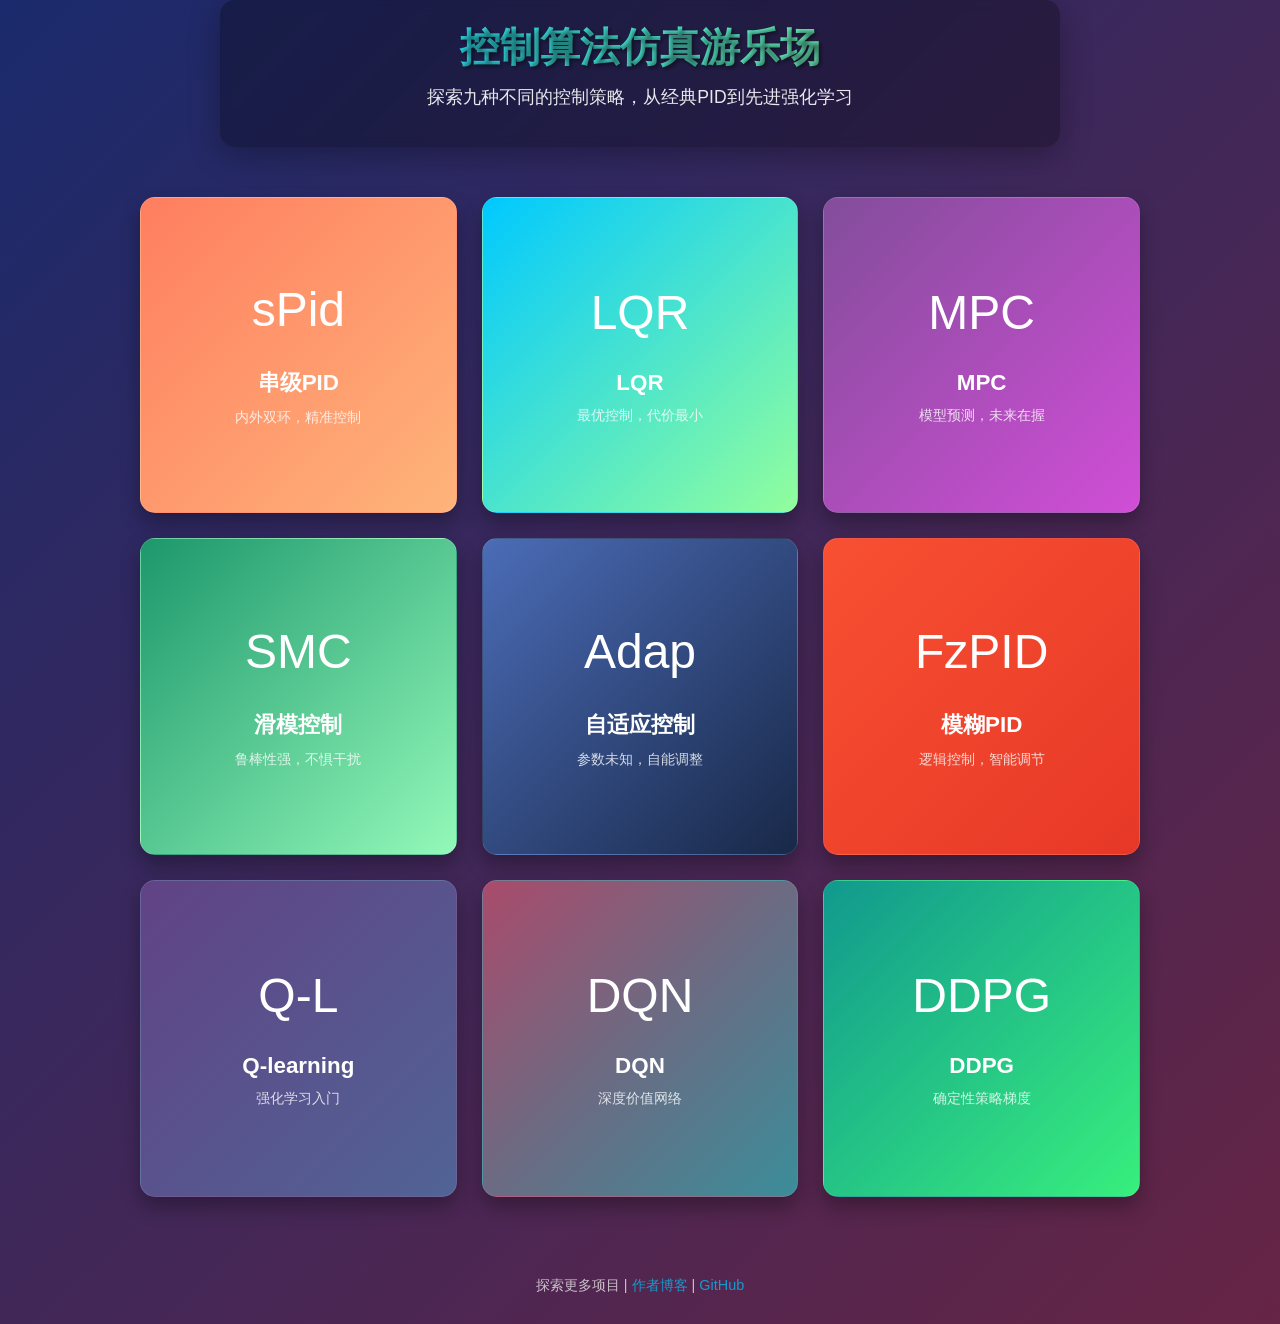
<file: index.html>
<!DOCTYPE html>
<html lang="zh-CN">
<head>
    <meta charset="UTF-8">
    <meta name="viewport" content="width=device-width, initial-scale=1.0">
    <title>控制算法仿真游乐场</title>
    <link rel="shortcut icon" href="img/icon.png" type="image/x-icon">
    <style>
        /* styles.css 内容整合到此处，便于单文件管理 */
        body {
            font-family: 'Segoe UI', Tahoma, Geneva, Verdana, sans-serif;
            margin: 0;
            padding: 0;
            background: linear-gradient(135deg, #1a2a6c, #b21f1f, #1a2a6c);
            background-size: 400% 400%;
            animation: gradientBG 15s ease infinite;
            color: #fff;
            min-height: 100vh;
            display: flex;
            flex-direction: column;
            align-items: center;
            justify-content: center;
        }

        @keyframes gradientBG {
            0% { background-position: 0% 50%; }
            50% { background-position: 100% 50%; }
            100% { background-position: 0% 50%; }
        }

        .header {
            text-align: center;
            margin-bottom: 30px;
            padding: 20px;
            background-color: rgba(0, 0, 0, 0.3);
            border-radius: 15px;
            backdrop-filter: blur(5px);
            box-shadow: 0 8px 32px rgba(0, 0, 0, 0.3);
            width: 90%;
            max-width: 800px;
        }

        .header h1 {
            font-size: 2.5rem;
            margin: 0;
            text-shadow: 2px 2px 4px rgba(0, 0, 0, 0.5);
            background: linear-gradient(to right, #00c9ff, #92fe9d);
            -webkit-background-clip: text;
            -webkit-text-fill-color: transparent;
        }

        .header p {
            font-size: 1.1rem;
            opacity: 0.9;
            margin-top: 10px;
        }

        .grid-container {
            display: grid;
            grid-template-columns: repeat(3, 1fr);
            gap: 25px;
            padding: 20px;
            width: 90%;
            max-width: 1000px;
        }

        @media (max-width: 768px) {
            .grid-container {
                grid-template-columns: repeat(2, 1fr);
                gap: 15px;
            }
        }

        @media (max-width: 480px) {
            .grid-container {
                grid-template-columns: 1fr;
            }
        }

        .grid-item {
            background: rgba(255, 255, 255, 0.1);
            border-radius: 15px;
            overflow: hidden;
            box-shadow: 0 10px 20px rgba(0, 0, 0, 0.3);
            transition: all 0.4s ease;
            aspect-ratio: 1 / 1; /* 保持正方形 */
            display: flex;
            flex-direction: column;
            align-items: center;
            justify-content: center;
            text-align: center;
            padding: 20px;
            backdrop-filter: blur(5px);
            border: 1px solid rgba(255, 255, 255, 0.1);
            text-decoration: none;
            color: inherit;
        }

        .grid-item:hover {
            transform: translateY(-10px) scale(1.03);
            box-shadow: 0 15px 30px rgba(0, 0, 0, 0.4);
            background: rgba(255, 255, 255, 0.15);
        }

        .grid-item h3 {
            margin: 15px 0 10px 0;
            font-size: 1.4rem;
        }

        .grid-item p {
            font-size: 0.9rem;
            opacity: 0.8;
            margin: 0;
        }

        .icon {
            font-size: 3rem;
            margin-bottom: 15px;
        }

        /* 为每个项目设置不同的颜色主题 */
        .item1 { /* 串级PID */
            background: linear-gradient(135deg, #ff7e5f, #feb47b);
        }
        .item1:hover {
            background: linear-gradient(135deg, #ff6b4a, #fea76b);
        }

        .item2 { /* LQR */
            background: linear-gradient(135deg, #00c9ff, #92fe9d);
        }
        .item2:hover {
            background: linear-gradient(135deg, #00b8f0, #83f08d);
        }

        .item3 { /* MPC */
            background: linear-gradient(135deg, #834d9b, #d04ed6);
        }
        .item3:hover {
            background: linear-gradient(135deg, #7a4592, #c745cd);
        }

        .item4 { /* 滑模控制 */
            background: linear-gradient(135deg, #1d976c, #93f9b9);
        }
        .item4:hover {
            background: linear-gradient(135deg, #1a8a62, #88f0ae);
        }

        .item5 { /* 自适应控制 */
            background: linear-gradient(135deg, #4b6cb7, #182848);
        }
        .item5:hover {
            background: linear-gradient(135deg, #4563aa, #152440);
        }

        .item6 { /* 模糊PID */
            background: linear-gradient(135deg, #f85032, #e73827);
        }
        .item6:hover {
            background: linear-gradient(135deg, #f74325, #db3320);
        }

        .item7 { /* Q-learning */
            background: linear-gradient(135deg, #614385, #516395);
        }
        .item7:hover {
            background: linear-gradient(135deg, #593e7c, #495a8a);
        }

        .item8 { /* DQN */
            background: linear-gradient(135deg, #aa4b6b, #6b6b83, #3b8d99);
        }
        .item8:hover {
            background: linear-gradient(135deg, #a34565, #64647a, #368590);
        }

        .item9 { /* DDPG */
            background: linear-gradient(135deg, #11998e, #38ef7d);
        }
        .item9:hover {
            background: linear-gradient(135deg, #108f85, #33e073);
        }

        .footer {
            margin-top: 30px;
            padding: 15px;
            text-align: center;
            font-size: 0.9rem;
            opacity: 0.7;
        }

        .footer a {
            color: #00c9ff;
            text-decoration: none;
        }

        .footer a:hover {
            text-decoration: underline;
        }
    </style>
</head>
<body>
    <div class="header">
        <h1>控制算法仿真游乐场</h1>
        <p>探索九种不同的控制策略，从经典PID到先进强化学习</p>
    </div>

    <div class="grid-container">
        <a href="pid.html" class="grid-item item1">
            <div class="icon">sPid</div>
            <h3>串级PID</h3>
            <p>内外双环，精准控制</p>
        </a>
        <a href="lqr.html" class="grid-item item2">
            <div class="icon">LQR</div>
            <h3>LQR</h3>
            <p>最优控制，代价最小</p>
        </a>
        <a href="mpc.html" class="grid-item item3">
            <div class="icon">MPC</div>
            <h3>MPC</h3>
            <p>模型预测，未来在握</p>
        </a>
        <a href="slidingmode.html" class="grid-item item4">
            <div class="icon">SMC</div>
            <h3>滑模控制</h3>
            <p>鲁棒性强，不惧干扰</p>
        </a>
        <a href="adaptive.html" class="grid-item item5">
            <div class="icon">Adap</div>
            <h3>自适应控制</h3>
            <p>参数未知，自能调整</p>
        </a>
        <a href="fuzzypid.html" class="grid-item item6">
            <div class="icon">FzPID</div>
            <h3>模糊PID</h3>
            <p>逻辑控制，智能调节</p>
        </a>
        <a href="qlearning.html" class="grid-item item7">
            <div class="icon">Q-L</div>
            <h3>Q-learning</h3>
            <p>强化学习入门</p>
        </a>
        <a href="dqn.html" class="grid-item item8">
            <div class="icon">DQN</div>
            <h3>DQN</h3>
            <p>深度价值网络</p>
        </a>
        <a href="ddpg.html" class="grid-item item9">
            <div class="icon">DDPG</div>
            <h3>DDPG</h3>
            <p>确定性策略梯度</p>
        </a>
    </div>

    <div class="footer">
        <p>探索更多项目 | <a href="https://weyumm.github.io" target="_blank">作者博客</a> | <a href="https://github.com/weyumm" target="_blank">GitHub</a></p>
    </div>
</body>
</html>
</file>
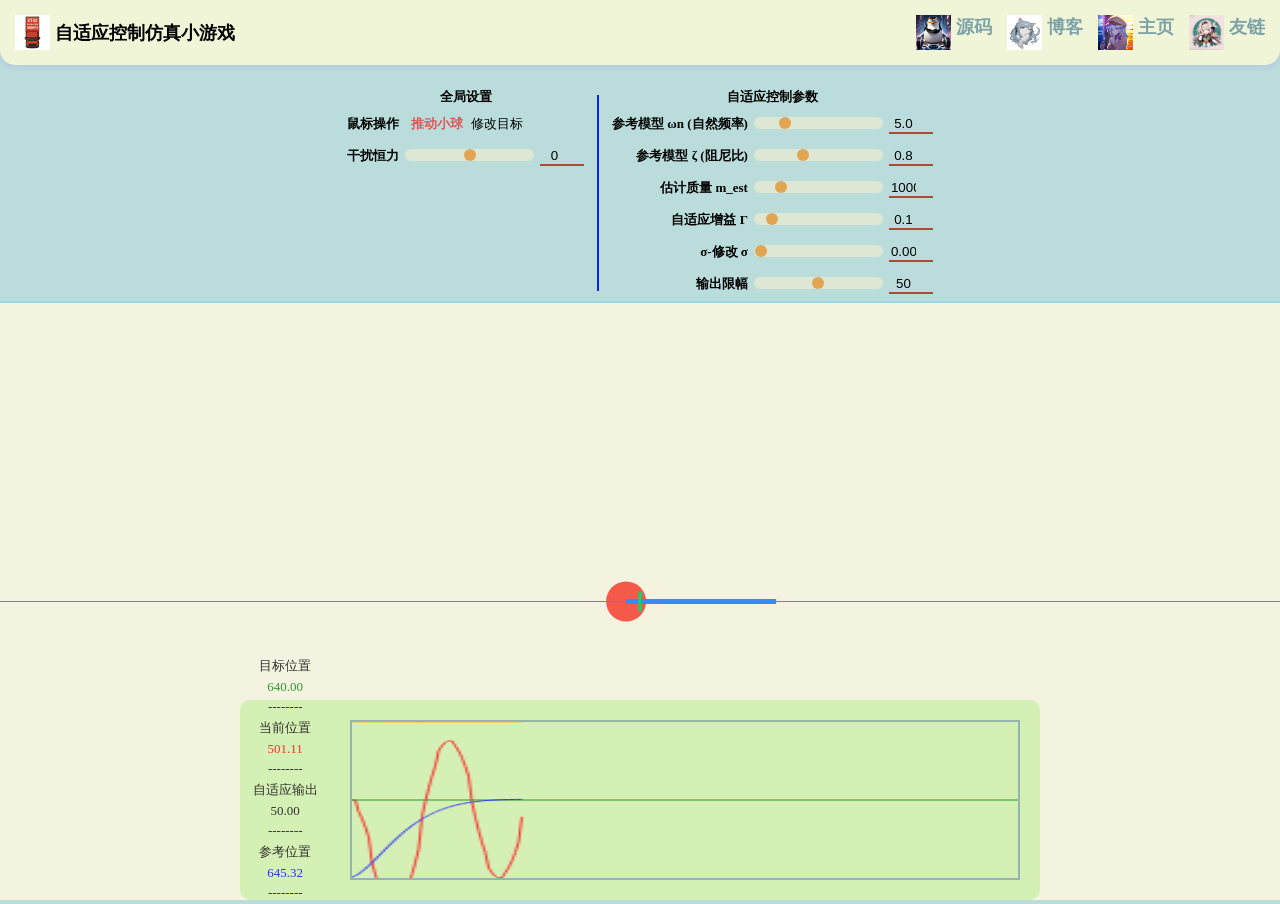
<file: adaptive.html>
﻿<!DOCTYPE html>
<html>
<head>
    <meta charset="UTF-8">
    <meta name="viewport" content="initial-scale=1, maximum-scale=3, minimum-scale=1, user-scalable=no">
    <title>自适应控制小游戏</title>
    <link rel="shortcut icon" href="img/icon.png" type="image/x-icon">
    <link rel="stylesheet" href="styles.css">
    <script src="scripts/matter.min.js"></script>
    <!-- 引入 自适应控制 脚本 -->
    <script src="scripts/adaptive.js?v=1"></script>
    <script src="scripts/teach-adaptive.js?v=1"></script>
</head>
<body>
    <div id="top-div">
        <div id="header-div">
            <div class="hori-flex-div">
                <img id="icon-img" src="img/icon.png">
                <p id="title-text">自适应控制仿真小游戏</p>
            </div>
            <div class="hori-flex-div">
                <a href="https://github.com/weyumm/Simulation-der-PID-Regelung-  "><img src="img/code.jpg"/>源码</a>
                <a href="https://weyumm.github.io  "><img src="img/cat.jpg"/>博客</a>
                <a href="https://github.com/weyumm  "><img src="img/blog.jpg"/>主页</a>
                <a href="https://boatchanting.github.io/funthings.html  "><img src="img/link.jpg"/>友链</a>
            </div>
        </div>
        <div id="settings-div">
            <div>
                <table>
                    <th colspan="3" class="table-title">全局设置</th>
                    <tr>
                        <td><p class="param-label">鼠标操作</p></td>
                        <td>
                            <div class="hori-flex-div">
                                <input id="select-ctrl-ball" name="mouse-ctrl" type="radio" checked><label for="select-ctrl-ball">推动小球</label>
                                <input id="select-ctrl-target" name="mouse-ctrl" type="radio"><label for="select-ctrl-target">修改目标</label>
                            </div>
                        </td>
                    </tr>
                    <tr>
                        <td><p class="param-label">干扰恒力</p></td>
                        <td><input id="static-force-range" class="input-range" type="range" min="-10" max="10" step="0.5" value="0" oninput="onRangeInput(event)"></td>
                        <td><input id="static-force-number" class="input-range-value" type="number" value="0" onchange="updateStaticForce()"></td>
                    </tr>
                </table>
            </div>
            <div class="vert-line-div"></div>
            <div id="adaptive-param-div">
                <table>
                    <th colspan="3" class="table-title">自适应控制参数</th>
                    <tr>
                        <td><p class="param-label">参考模型 ωn (自然频率)</p></td>
                        <td><input id="ac-wn-range" class="input-range" type="range" min="1" max="20" step="0.1" value="5.0" oninput="onRangeInput(event)"></td>
                        <td><input id="ac-wn-number" class="input-range-value" type="number" value="5.0" onchange="updateACParams()"></td>
                    </tr>
                    <tr>
                        <td><p class="param-label">参考模型 ζ (阻尼比)</p></td>
                        <td><input id="ac-zeta-range" class="input-range" type="range" min="0.1" max="2" step="0.01" value="0.8" oninput="onRangeInput(event)"></td>
                        <td><input id="ac-zeta-number" class="input-range-value" type="number" value="0.8" onchange="updateACParams()"></td>
                    </tr>
                    <tr>
                        <td><p class="param-label">估计质量 m_est</p></td>
                        <td><input id="ac-m-est-range" class="input-range" type="range" min="100" max="5000" step="10" value="1000" oninput="onRangeInput(event)"></td>
                        <td><input id="ac-m-est-number" class="input-range-value" type="number" value="1000" onchange="updateACParams()"></td>
                    </tr>
                    <tr>
                        <td><p class="param-label">自适应增益 Γ</p></td>
                        <td><input id="ac-gamma-range" class="input-range" type="range" min="0.001" max="1" step="0.001" value="0.1" oninput="onRangeInput(event)"></td>
                        <td><input id="ac-gamma-number" class="input-range-value" type="number" value="0.1" onchange="updateACParams()"></td>
                    </tr>
                    <tr>
                        <td><p class="param-label">σ-修改 σ</p></td>
                        <td><input id="ac-sigma-range" class="input-range" type="range" min="0" max="0.1" step="0.0001" value="0.001" oninput="onRangeInput(event)"></td>
                        <td><input id="ac-sigma-number" class="input-range-value" type="number" value="0.001" onchange="updateACParams()"></td>
                    </tr>
                     <tr>
                        <td><p class="param-label">输出限幅</p></td>
                        <td><input id="ac-max-out-range" class="input-range" type="range" min="0" max="100" step="1" value="50" oninput="onRangeInput(event)"></td>
                        <td><input id="ac-max-out-number" class="input-range-value" type="number" value="50" onchange="updateACParams()"></td>
                    </tr>
                </table>
            </div>
        </div>
    </div>
    <div id="teach-div">
        <div class="vert-flex-div">
            <button id="teach-prev-btn" onclick="onTeachStep(false);">上一步</button>
            <button id="teach-next-btn" onclick="onTeachStep(true);">下一步</button>
            <p id="teach-step-ratio">0/0</p>
        </div>
        <div id="teach-info-div">
            <p id="teach-info"></p>
        </div>
    </div>
    <canvas id="render-canvas"></canvas>
    <div id="status-float-div" onclick="onStatusFloatClick(event)">
        <table style="align-self: center;">
            <tr><td><p class="status-label">目标位置</p></td></tr>
            <tr><td><p id="status-target-pos" class="status-label" style="color: green;">000.00</p></td></tr>
            <tr><td><p class="status-label">--------</p></td></tr>
            <tr><td><p class="status-label">当前位置</p></td></tr>
            <tr><td><p id="status-ball-pos" class="status-label" style="color: red;">000.00</p></td></tr>
            <tr><td><p class="status-label">--------</p></td></tr>
            <tr><td><p class="status-label">自适应输出</p></td></tr>
            <tr><td><p id="status-ac-out" class="status-label">000.00</p></td></tr>
             <tr><td><p class="status-label">--------</p></td></tr>
            <tr><td><p class="status-label">参考位置</p></td></tr>
            <tr><td><p id="status-ref-model-pos" class="status-label" style="color: blue;">000.00</p></td></tr>
             <tr><td><p class="status-label">--------</p></td></tr>
            <tr><td><p class="status-label">自适应参数 θ</p></td></tr>
            <tr><td><p id="status-theta" class="status-label">0.00</p></td></tr>
        </table>
        <canvas id="scope-canvas"></canvas>
    </div>
    <!-- 物理运算逻辑 -->
    <script type="text/javascript">
        //全局变量定义
        const ballRadius=20;
        var scrWidth=window.innerWidth;
        var scrHeight=window.innerHeight-document.getElementById("top-div").clientHeight;
        var targetPos=scrWidth/2;
        var adaptiveController = null; // AdaptiveController 实例
        var acForce={x:0,y:0};
        var staticForce={x:0,y:0};
        const histQueueLength=200;
        var histSamples=new Array();

        //matter引擎相关工具
        var Engine=Matter.Engine;
        var Render=Matter.Render;
        var World=Matter.World;
        var Bodies=Matter.Bodies;
        var Body=Matter.Body;
        var MouseConstraint=Matter.MouseConstraint;
        var Mouse=Matter.Mouse;
        var Events=Matter.Events;

        //创建引擎，取消重力
        var engine=Engine.create({
            gravity:{x:0,y:0}
        });

        //在指定canvas上创建渲染器
        var render=Render.create({
            canvas:document.getElementById("render-canvas"),
            engine:engine,
            options:{
                showVelocity:false,
                width:scrWidth,
                height:scrHeight,
                background:"#F4F3DF",
                wireframes:false
            }
        });

        //创建鼠标约束
        var mouse=Mouse.create(render.canvas);
        var mouseConstraint=MouseConstraint.create(engine,{
            mouse:mouse,
            constraint:{
                stiffness:0.01,
                render:{visible: false}
            },
            collisionFilter:{group:-1}
        });
        World.add(engine.world,mouseConstraint);

        //创建小球刚体
        var ball=Bodies.circle(scrWidth/2,scrHeight/2,ballRadius,{
            friction:0,
            frictionAir:0,
            restitution:0,
            mass:1000,
            render:{fillStyle:"#F5594A"},
            collisionFilter:{group:-1}
        });
        World.add(engine.world,ball);

        Engine.run(engine);
        Render.run(render);

        var renderContext=render.context;
        function renderDrawLine(x1,y1,x2,y2,width,color,dash){
            if(dash)
                renderContext.setLineDash([5,5]);
            else
                renderContext.setLineDash([5,0]);
            renderContext.lineWidth=width;
            renderContext.strokeStyle=color;
            renderContext.beginPath();
            renderContext.moveTo(x1,y1);
            renderContext.lineTo(x2,y2);
            renderContext.closePath();
            renderContext.stroke();
        }
        Events.on(render,"afterRender",function(event){
            renderDrawLine(0,scrHeight/2,scrWidth,scrHeight/2,1,"gray",true);
            if (acForce) {
                renderDrawLine(ball.position.x,scrHeight/2,ball.position.x+acForce.x*3,scrHeight/2,5,"#388AF5",false); // 自适应控制施力线
            }
            renderDrawLine(targetPos,scrHeight/2-ballRadius/2,targetPos,scrHeight/2+ballRadius/2,3,"#00E06D",false); // 目标位置线
        });

        Events.on(engine,"beforeUpdate",function(event){
            if (staticForce) Body.applyForce(ball,{x:0,y:0},staticForce);
            if (acForce) Body.applyForce(ball,{x:0,y:0},acForce);
        });

        //鼠标操作逻辑
        var lastRenderMousePosX=0,isRenderMouseDown=false;
        Events.on(mouseConstraint,"mousedown",function(event){
            isRenderMouseDown=true;
            lastRenderMousePosX=event.mouse.position.x;
        });
        Events.on(mouseConstraint,"mousemove",function(event){
            if(isRenderMouseDown){
                var nowPosX=event.mouse.position.x;
                var speed=nowPosX-lastRenderMousePosX;
                if(document.getElementById("select-ctrl-ball").checked)
                    ball.position.x+=speed*0.1;
                else
                    targetPos+=speed;
                lastRenderMousePosX=nowPosX;
            }
        });
        Events.on(mouseConstraint,"mouseup",function(event){
            isRenderMouseDown=false;
        });

        // 更新干扰恒力
        function updateStaticForce() {
            const value = parseFloat(document.getElementById("static-force-number").value) || 0;
            staticForce.x = value;
        }

        // 更新自适应控制参数
        function updateACParams() {
             if (adaptiveController) {
                adaptiveController.wn = parseFloat(document.getElementById("ac-wn-number").value) || 5.0;
                adaptiveController.zeta = parseFloat(document.getElementById("ac-zeta-number").value) || 0.8;
                adaptiveController.m_est = parseFloat(document.getElementById("ac-m-est-number").value) || 1000;
                adaptiveController.gamma = parseFloat(document.getElementById("ac-gamma-number").value) || 0.1;
                adaptiveController.sigma = parseFloat(document.getElementById("ac-sigma-number").value) || 0.001;
                adaptiveController.maxOut = parseFloat(document.getElementById("ac-max-out-number").value) || 50;
             }
        }

        // 滑动条滑动事件
        function onRangeInput(event){
            var valueElement=document.getElementById(event.srcElement.id.replace("range","number"));
            if (valueElement) {
                 valueElement.value=event.srcElement.value;
                 if (typeof valueElement.onchange === 'function') {
                    valueElement.onchange();
                 }
            }
        }

        //状态浮动窗口点击动画响应
        var floatDivExpanded=true;
        function onStatusFloatClick(event){
            var floatDiv=document.getElementById("status-float-div");
            if(floatDiv) {
                if(floatDivExpanded){
                    floatDiv.style.animation="1s status-float-down-anim";
                    floatDiv.style.transform="translateY(80%)";
                    floatDivExpanded=false;
                }else{
                    floatDiv.style.animation="1s status-float-up-anim";
                    floatDiv.style.transform="translateY(0)";
                    floatDivExpanded=true;
                }
            }
        }

        // --- 延迟启动 自适应控制 定时器逻辑 ---
        Events.on(engine, 'afterUpdate', function() {
            if (ball && !window.acTimerStarted) {
                // 初始化 自适应 控制器
                try {
                    // 获取初始参数
                    const wn = parseFloat(document.getElementById("ac-wn-number").value) || 5.0;
                    const zeta = parseFloat(document.getElementById("ac-zeta-number").value) || 0.8;
                    const m_est = parseFloat(document.getElementById("ac-m-est-number").value) || 1000;
                    const gamma = parseFloat(document.getElementById("ac-gamma-number").value) || 0.1;
                    const sigma = parseFloat(document.getElementById("ac-sigma-number").value) || 0.001;
                    const maxOut = parseFloat(document.getElementById("ac-max-out-number").value) || 50;
                    const dt = 0.02; // 仿真步长假设为 20ms

                    adaptiveController = new AdaptiveController(wn, zeta, m_est, gamma, sigma, maxOut, dt);
                    console.log("Adaptive Controller created.");

                    // 启动 自适应控制 计算定时器 (例如每 20ms 更新一次)
                    setInterval(function(event){
                        if (adaptiveController && ball && ball.position && ball.velocity) {
                            try {
                                // 计算自适应控制输出
                                const output = adaptiveController.calc(targetPos, ball.position.x, ball.velocity.x);
                                acForce.x = output;

                                // 更新历史数据用于绘图
                                histSamples.push({
                                    target: targetPos,
                                    ball: ball.position.x,
                                    refModel: adaptiveController.y_m, // 获取参考模型位置
                                    theta: adaptiveController.theta_a // 获取自适应参数
                                });
                                if (histSamples.length > histQueueLength) histSamples.shift();

                            } catch (e) {
                                console.error("Error in Adaptive control calculation or data handling:", e);
                            }
                        }
                    }, 20); // 20ms

                    // 启动状态窗口和示波器更新定时器
                    setInterval(function(){
                        var scope=document.getElementById("scope-canvas");
                        if (scope) {
                            var scopectx=scope.getContext("2d");
                            if (scopectx) {
                                scopectx.clearRect(0,0,scope.width,scope.height);
                                scopectx.lineWidth=1;

                                if (histSamples && histSamples.length > 0 && ball) {
                                    const yOffset = scope.height / 2;
                                    const yScale = scope.height / scrWidth;

                                    // 绘制小球位置 (红色)
                                    scopectx.strokeStyle="red";
                                    scopectx.beginPath();
                                    for(var i=0;i<histSamples.length-1;i++){
                                        if (histSamples[i] && histSamples[i+1]) {
                                            scopectx.moveTo(scope.width*i/histQueueLength, yOffset - (histSamples[i].ball - scrWidth/2) * yScale);
                                            scopectx.lineTo(scope.width*(i+1)/histQueueLength, yOffset - (histSamples[i+1].ball - scrWidth/2) * yScale);
                                        }
                                    }
                                    scopectx.stroke();

                                    // 绘制目标位置 (绿色)
                                    scopectx.strokeStyle="green";
                                    scopectx.beginPath();
                                    scopectx.moveTo(0, yOffset - (targetPos - scrWidth/2) * yScale);
                                    scopectx.lineTo(scope.width, yOffset - (targetPos - scrWidth/2) * yScale);
                                    scopectx.stroke();

                                    // 绘制参考模型位置 (蓝色)
                                    scopectx.strokeStyle="blue";
                                    scopectx.beginPath();
                                    scopectx.setLineDash([5, 5]); // 虚线
                                    for(var i=0;i<histSamples.length-1;i++){
                                        if (histSamples[i] && histSamples[i+1]) {
                                            scopectx.moveTo(scope.width*i/histQueueLength, yOffset - (histSamples[i].refModel - scrWidth/2) * yScale);
                                            scopectx.lineTo(scope.width*(i+1)/histQueueLength, yOffset - (histSamples[i+1].refModel - scrWidth/2) * yScale);
                                        }
                                    }
                                    scopectx.stroke();
                                    scopectx.setLineDash([]); // Reset to solid

                                    // 绘制自适应参数 theta (橙色, 归一化)
                                    const maxTheta = 100;
                                    scopectx.strokeStyle="orange";
                                    scopectx.beginPath();
                                    for(var i=0;i<histSamples.length-1;i++){
                                        if (histSamples[i] && histSamples[i+1]) {
                                            const normT1 = Math.max(0, Math.min(1, Math.abs(histSamples[i].theta) / maxTheta));
                                            const normT2 = Math.max(0, Math.min(1, Math.abs(histSamples[i+1].theta) / maxTheta));
                                            scopectx.moveTo(scope.width*i/histQueueLength, scope.height - normT1 * scope.height);
                                            scopectx.lineTo(scope.width*(i+1)/histQueueLength, scope.height - normT2 * scope.height);
                                        }
                                    }
                                    scopectx.stroke();
                                }
                            }
                        }

                        //更新状态值
                        var targetPosElement = document.getElementById("status-target-pos");
                        var ballPosElement = document.getElementById("status-ball-pos");
                        var acOutElement = document.getElementById("status-ac-out");
                        var refModelPosElement = document.getElementById("status-ref-model-pos");
                        var thetaElement = document.getElementById("status-theta");
                        if (targetPosElement && ballPosElement && acOutElement && refModelPosElement && thetaElement && ball && adaptiveController) {
                            targetPosElement.innerText=targetPos.toFixed(2);
                            ballPosElement.innerText=ball.position.x.toFixed(2);
                            acOutElement.innerText=(acForce.x || 0).toFixed(2);
                            refModelPosElement.innerText = adaptiveController.y_m.toFixed(2);
                            thetaElement.innerText = adaptiveController.theta_a.toFixed(2);
                        }
                    }, 30); //30ms更新一次

                    window.acTimerStarted = true;
                    console.log("Adaptive control timers started.");
                } catch (e) {
                    console.error("Failed to create initial Adaptive controller:", e);
                }
            }
        });
        // --- 延迟启动结束 ---
    </script>
</body>
</html>
</file>
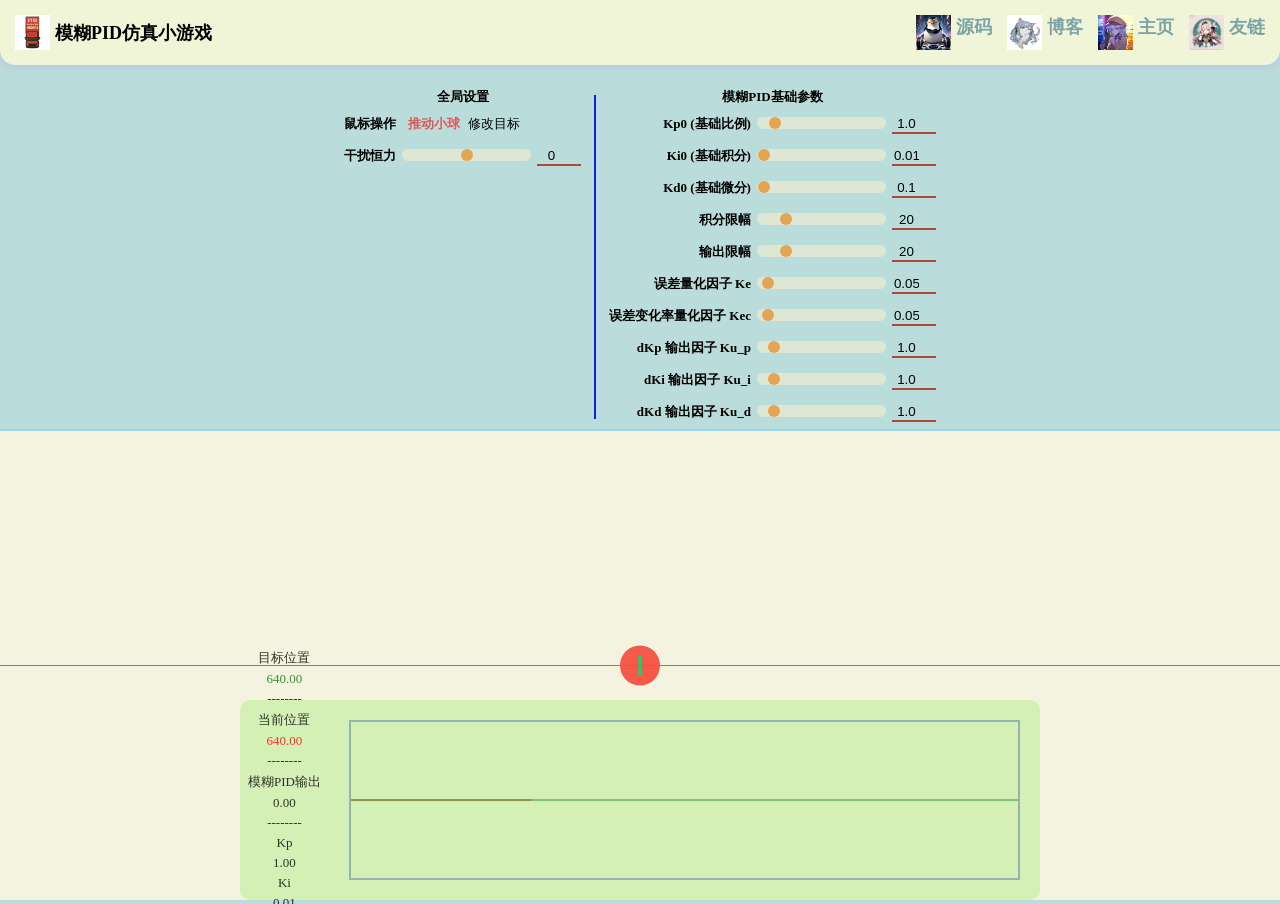
<file: fuzzypid.html>
﻿<!DOCTYPE html>
<html>
<head>
    <meta charset="UTF-8">
    <meta name="viewport" content="initial-scale=1, maximum-scale=3, minimum-scale=1, user-scalable=no">
    <title>模糊PID控制小游戏</title>
    <link rel="shortcut icon" href="img/icon.png" type="image/x-icon">
    <link rel="stylesheet" href="styles.css">
    <script src="scripts/matter.min.js"></script>
    <!-- 引入 模糊 PID 脚本 -->
    <script src="scripts/fuzzypid.js?v=1"></script>
    <script src="scripts/teach-fuzzypid.js?v=1"></script>
</head>
<body>
    <div id="top-div">
        <div id="header-div">
            <div class="hori-flex-div">
                <img id="icon-img" src="img/icon.png">
                <p id="title-text">模糊PID仿真小游戏</p>
            </div>
            <div class="hori-flex-div">
                <a href="https://github.com/weyumm/Simulation-der-PID-Regelung-  "><img src="img/code.jpg"/>源码</a>
                <a href="https://weyumm.github.io  "><img src="img/cat.jpg"/>博客</a>
                <a href="https://github.com/weyumm  "><img src="img/blog.jpg"/>主页</a>
                <a href="https://boatchanting.github.io/funthings.html  "><img src="img/link.jpg"/>友链</a>
            </div>
        </div>
        <div id="settings-div">
            <div>
                <table>
                    <th colspan="3" class="table-title">全局设置</th>
                    <tr>
                        <td><p class="param-label">鼠标操作</p></td>
                        <td>
                            <div class="hori-flex-div">
                                <input id="select-ctrl-ball" name="mouse-ctrl" type="radio" checked><label for="select-ctrl-ball">推动小球</label>
                                <input id="select-ctrl-target" name="mouse-ctrl" type="radio"><label for="select-ctrl-target">修改目标</label>
                            </div>
                        </td>
                    </tr>
                    <tr>
                        <td><p class="param-label">干扰恒力</p></td>
                        <td><input id="static-force-range" class="input-range" type="range" min="-10" max="10" step="0.5" value="0" oninput="onRangeInput(event)"></td>
                        <td><input id="static-force-number" class="input-range-value" type="number" value="0" onchange="updateStaticForce()"></td>
                    </tr>
                </table>
            </div>
            <div class="vert-line-div"></div>
            <div id="fuzzypid-param-div">
                <table>
                    <th colspan="3" class="table-title">模糊PID基础参数</th>
                    <tr>
                        <td><p class="param-label">Kp0 (基础比例)</p></td>
                        <td><input id="fp-kp0-range" class="input-range" type="range" min="0" max="10" step="0.1" value="1.0" oninput="onRangeInput(event)"></td>
                        <td><input id="fp-kp0-number" class="input-range-value" type="number" value="1.0" onchange="updateFPParams()"></td>
                    </tr>
                    <tr>
                        <td><p class="param-label">Ki0 (基础积分)</p></td>
                        <td><input id="fp-ki0-range" class="input-range" type="range" min="0" max="1" step="0.01" value="0.01" oninput="onRangeInput(event)"></td>
                        <td><input id="fp-ki0-number" class="input-range-value" type="number" value="0.01" onchange="updateFPParams()"></td>
                    </tr>
                    <tr>
                        <td><p class="param-label">Kd0 (基础微分)</p></td>
                        <td><input id="fp-kd0-range" class="input-range" type="range" min="0" max="10" step="0.1" value="0.1" oninput="onRangeInput(event)"></td>
                        <td><input id="fp-kd0-number" class="input-range-value" type="number" value="0.1" onchange="updateFPParams()"></td>
                    </tr>
                    <tr>
                        <td><p class="param-label">积分限幅</p></td>
                        <td><input id="fp-mi-range" class="input-range" type="range" min="0" max="100" step="0.1" value="20" oninput="onRangeInput(event)"></td>
                        <td><input id="fp-mi-number" class="input-range-value" type="number" value="20" onchange="updateFPParams()"></td>
                    </tr>
                    <tr>
                        <td><p class="param-label">输出限幅</p></td>
                        <td><input id="fp-mo-range" class="input-range" type="range" min="0" max="100" step="0.1" value="20" oninput="onRangeInput(event)"></td>
                        <td><input id="fp-mo-number" class="input-range-value" type="number" value="20" onchange="updateFPParams()"></td>
                    </tr>
                     <tr>
                        <td><p class="param-label">误差量化因子 Ke</p></td>
                        <td><input id="fp-ke-range" class="input-range" type="range" min="0.01" max="1" step="0.01" value="0.05" oninput="onRangeInput(event)"></td>
                        <td><input id="fp-ke-number" class="input-range-value" type="number" value="0.05" onchange="updateFPParams()"></td>
                    </tr>
                     <tr>
                        <td><p class="param-label">误差变化率量化因子 Kec</p></td>
                        <td><input id="fp-kec-range" class="input-range" type="range" min="0.01" max="1" step="0.01" value="0.05" oninput="onRangeInput(event)"></td>
                        <td><input id="fp-kec-number" class="input-range-value" type="number" value="0.05" onchange="updateFPParams()"></td>
                    </tr>
                     <tr>
                        <td><p class="param-label">dKp 输出因子 Ku_p</p></td>
                        <td><input id="fp-kup-range" class="input-range" type="range" min="0.1" max="10" step="0.1" value="1.0" oninput="onRangeInput(event)"></td>
                        <td><input id="fp-kup-number" class="input-range-value" type="number" value="1.0" onchange="updateFPParams()"></td>
                    </tr>
                     <tr>
                        <td><p class="param-label">dKi 输出因子 Ku_i</p></td>
                        <td><input id="fp-kui-range" class="input-range" type="range" min="0.1" max="10" step="0.1" value="1.0" oninput="onRangeInput(event)"></td>
                        <td><input id="fp-kui-number" class="input-range-value" type="number" value="1.0" onchange="updateFPParams()"></td>
                    </tr>
                     <tr>
                        <td><p class="param-label">dKd 输出因子 Ku_d</p></td>
                        <td><input id="fp-kud-range" class="input-range" type="range" min="0.1" max="10" step="0.1" value="1.0" oninput="onRangeInput(event)"></td>
                        <td><input id="fp-kud-number" class="input-range-value" type="number" value="1.0" onchange="updateFPParams()"></td>
                    </tr>
                </table>
            </div>
        </div>
    </div>
    <div id="teach-div">
        <div class="vert-flex-div">
            <button id="teach-prev-btn" onclick="onTeachStep(false);">上一步</button>
            <button id="teach-next-btn" onclick="onTeachStep(true);">下一步</button>
            <p id="teach-step-ratio">0/0</p>
        </div>
        <div id="teach-info-div">
            <p id="teach-info"></p>
        </div>
    </div>
    <canvas id="render-canvas"></canvas>
    <div id="status-float-div" onclick="onStatusFloatClick(event)">
        <table style="align-self: center;">
            <tr><td><p class="status-label">目标位置</p></td></tr>
            <tr><td><p id="status-target-pos" class="status-label" style="color: green;">000.00</p></td></tr>
            <tr><td><p class="status-label">--------</p></td></tr>
            <tr><td><p class="status-label">当前位置</p></td></tr>
            <tr><td><p id="status-ball-pos" class="status-label" style="color: red;">000.00</p></td></tr>
            <tr><td><p class="status-label">--------</p></td></tr>
            <tr><td><p class="status-label">模糊PID输出</p></td></tr>
            <tr><td><p id="status-fp-out" class="status-label">000.00</p></td></tr>
             <tr><td><p class="status-label">--------</p></td></tr>
            <tr><td><p class="status-label">Kp</p></td></tr>
            <tr><td><p id="status-kp" class="status-label">0.00</p></td></tr>
             <tr><td><p class="status-label">Ki</p></td></tr>
            <tr><td><p id="status-ki" class="status-label">0.00</p></td></tr>
             <tr><td><p class="status-label">Kd</p></td></tr>
            <tr><td><p id="status-kd" class="status-label">0.00</p></td></tr>
        </table>
        <canvas id="scope-canvas"></canvas>
    </div>
    <!-- 物理运算逻辑 -->
    <script type="text/javascript">
        //全局变量定义
        const ballRadius=20;
        var scrWidth=window.innerWidth;
        var scrHeight=window.innerHeight-document.getElementById("top-div").clientHeight;
        var targetPos=scrWidth/2;
        var fuzzyPIDController = null; // FuzzyPID 实例
        var fpForce={x:0,y:0};
        var staticForce={x:0,y:0};
        const histQueueLength=200;
        var histSamples=new Array();

        //matter引擎相关工具
        var Engine=Matter.Engine;
        var Render=Matter.Render;
        var World=Matter.World;
        var Bodies=Matter.Bodies;
        var Body=Matter.Body;
        var MouseConstraint=Matter.MouseConstraint;
        var Mouse=Matter.Mouse;
        var Events=Matter.Events;

        //创建引擎，取消重力
        var engine=Engine.create({
            gravity:{x:0,y:0}
        });

        //在指定canvas上创建渲染器
        var render=Render.create({
            canvas:document.getElementById("render-canvas"),
            engine:engine,
            options:{
                showVelocity:false,
                width:scrWidth,
                height:scrHeight,
                background:"#F4F3DF",
                wireframes:false
            }
        });

        //创建鼠标约束
        var mouse=Mouse.create(render.canvas);
        var mouseConstraint=MouseConstraint.create(engine,{
            mouse:mouse,
            constraint:{
                stiffness:0.01,
                render:{visible: false}
            },
            collisionFilter:{group:-1}
        });
        World.add(engine.world,mouseConstraint);

        //创建小球刚体
        var ball=Bodies.circle(scrWidth/2,scrHeight/2,ballRadius,{
            friction:0,
            frictionAir:0,
            restitution:0,
            mass:1000,
            render:{fillStyle:"#F5594A"},
            collisionFilter:{group:-1}
        });
        World.add(engine.world,ball);

        Engine.run(engine);
        Render.run(render);

        var renderContext=render.context;
        function renderDrawLine(x1,y1,x2,y2,width,color,dash){
            if(dash)
                renderContext.setLineDash([5,5]);
            else
                renderContext.setLineDash([5,0]);
            renderContext.lineWidth=width;
            renderContext.strokeStyle=color;
            renderContext.beginPath();
            renderContext.moveTo(x1,y1);
            renderContext.lineTo(x2,y2);
            renderContext.closePath();
            renderContext.stroke();
        }
        Events.on(render,"afterRender",function(event){
            renderDrawLine(0,scrHeight/2,scrWidth,scrHeight/2,1,"gray",true);
            if (fpForce) {
                renderDrawLine(ball.position.x,scrHeight/2,ball.position.x+fpForce.x*3,scrHeight/2,5,"#388AF5",false); // 模糊PID施力线
            }
            renderDrawLine(targetPos,scrHeight/2-ballRadius/2,targetPos,scrHeight/2+ballRadius/2,3,"#00E06D",false); // 目标位置线
        });

        Events.on(engine,"beforeUpdate",function(event){
            if (staticForce) Body.applyForce(ball,{x:0,y:0},staticForce);
            if (fpForce) Body.applyForce(ball,{x:0,y:0},fpForce);
        });

        //鼠标操作逻辑
        var lastRenderMousePosX=0,isRenderMouseDown=false;
        Events.on(mouseConstraint,"mousedown",function(event){
            isRenderMouseDown=true;
            lastRenderMousePosX=event.mouse.position.x;
        });
        Events.on(mouseConstraint,"mousemove",function(event){
            if(isRenderMouseDown){
                var nowPosX=event.mouse.position.x;
                var speed=nowPosX-lastRenderMousePosX;
                if(document.getElementById("select-ctrl-ball").checked)
                    ball.position.x+=speed*0.1;
                else
                    targetPos+=speed;
                lastRenderMousePosX=nowPosX;
            }
        });
        Events.on(mouseConstraint,"mouseup",function(event){
            isRenderMouseDown=false;
        });

        // 更新干扰恒力
        function updateStaticForce() {
            const value = parseFloat(document.getElementById("static-force-number").value) || 0;
            staticForce.x = value;
        }

        // 更新模糊 PID 参数
        function updateFPParams() {
             if (fuzzyPIDController) {
                // 更新基础 PID 参数
                fuzzyPIDController.Kp0 = parseFloat(document.getElementById("fp-kp0-number").value) || 1.0;
                fuzzyPIDController.Ki0 = parseFloat(document.getElementById("fp-ki0-number").value) || 0.01;
                fuzzyPIDController.Kd0 = parseFloat(document.getElementById("fp-kd0-number").value) || 0.1;
                fuzzyPIDController.maxInt = parseFloat(document.getElementById("fp-mi-number").value) || 20;
                fuzzyPIDController.maxOut = parseFloat(document.getElementById("fp-mo-number").value) || 20;

                // 更新模糊控制参数
                fuzzyPIDController.Ke = parseFloat(document.getElementById("fp-ke-number").value) || 0.05;
                fuzzyPIDController.Kec = parseFloat(document.getElementById("fp-kec-number").value) || 0.05;
                fuzzyPIDController.Ku_p = parseFloat(document.getElementById("fp-kup-number").value) || 1.0;
                fuzzyPIDController.Ku_i = parseFloat(document.getElementById("fp-kui-number").value) || 1.0;
                fuzzyPIDController.Ku_d = parseFloat(document.getElementById("fp-kud-number").value) || 1.0;
             }
        }

        // 滑动条滑动事件
        function onRangeInput(event){
            var valueElement=document.getElementById(event.srcElement.id.replace("range","number"));
            if (valueElement) {
                 valueElement.value=event.srcElement.value;
                 if (typeof valueElement.onchange === 'function') {
                    valueElement.onchange();
                 }
            }
        }

        //状态浮动窗口点击动画响应
        var floatDivExpanded=true;
        function onStatusFloatClick(event){
            var floatDiv=document.getElementById("status-float-div");
            if(floatDiv) {
                if(floatDivExpanded){
                    floatDiv.style.animation="1s status-float-down-anim";
                    floatDiv.style.transform="translateY(80%)";
                    floatDivExpanded=false;
                }else{
                    floatDiv.style.animation="1s status-float-up-anim";
                    floatDiv.style.transform="translateY(0)";
                    floatDivExpanded=true;
                }
            }
        }

        // --- 延迟启动 模糊PID 定时器逻辑 ---
        Events.on(engine, 'afterUpdate', function() {
            if (ball && !window.fpTimerStarted) {
                // 初始化 模糊 PID 控制器
                try {
                    // 获取初始参数
                    const Kp0 = parseFloat(document.getElementById("fp-kp0-number").value) || 1.0;
                    const Ki0 = parseFloat(document.getElementById("fp-ki0-number").value) || 0.01;
                    const Kd0 = parseFloat(document.getElementById("fp-kd0-number").value) || 0.1;
                    const maxInt = parseFloat(document.getElementById("fp-mi-number").value) || 20;
                    const maxOut = parseFloat(document.getElementById("fp-mo-number").value) || 20;
                    const Ke = parseFloat(document.getElementById("fp-ke-number").value) || 0.05;
                    const Kec = parseFloat(document.getElementById("fp-kec-number").value) || 0.05;
                    const Ku_p = parseFloat(document.getElementById("fp-kup-number").value) || 1.0;
                    const Ku_i = parseFloat(document.getElementById("fp-kui-number").value) || 1.0;
                    const Ku_d = parseFloat(document.getElementById("fp-kud-number").value) || 1.0;

                    fuzzyPIDController = new FuzzyPID(Kp0, Ki0, Kd0, maxInt, maxOut, Ke, Kec, Ku_p, Ku_i, Ku_d);
                    console.log("Fuzzy PID Controller created.");

                    // 启动 模糊 PID 计算定时器 (例如每 20ms 更新一次，与之前的PID一致)
                    setInterval(function(event){
                        if (fuzzyPIDController && ball && ball.position && ball.velocity) {
                            try {
                                // 计算模糊PID输出
                                const output = fuzzyPIDController.calc(targetPos, ball.position.x);
                                fpForce.x = output;

                                // 更新历史数据用于绘图
                                histSamples.push({ target: targetPos, ball: ball.position.x });
                                if (histSamples.length > histQueueLength) histSamples.shift();

                            } catch (e) {
                                console.error("Error in Fuzzy PID calculation or data handling:", e);
                            }
                        }
                    }, 20); // 20ms

                    // 启动状态窗口和示波器更新定时器
                    setInterval(function(){
                        var scope=document.getElementById("scope-canvas");
                        if (scope) {
                            var scopectx=scope.getContext("2d");
                            if (scopectx) {
                                scopectx.clearRect(0,0,scope.width,scope.height);
                                scopectx.lineWidth=1;

                                if (histSamples && histSamples.length > 0 && ball) {
                                    // 绘制位置
                                    const yOffset = scope.height / 2;
                                    const yScale = scope.height / scrWidth;
                                    scopectx.strokeStyle="red";
                                    scopectx.beginPath();
                                    for(var i=0;i<histSamples.length-1;i++){
                                        if (histSamples[i] && histSamples[i+1]) {
                                            scopectx.moveTo(scope.width*i/histQueueLength, yOffset - (histSamples[i].ball - scrWidth/2) * yScale);
                                            scopectx.lineTo(scope.width*(i+1)/histQueueLength, yOffset - (histSamples[i+1].ball - scrWidth/2) * yScale);
                                        }
                                    }
                                    scopectx.stroke();

                                    // 绘制目标
                                    scopectx.strokeStyle="green";
                                    scopectx.beginPath();
                                    scopectx.moveTo(0, yOffset - (targetPos - scrWidth/2) * yScale);
                                    scopectx.lineTo(scope.width, yOffset - (targetPos - scrWidth/2) * yScale);
                                    scopectx.stroke();
                                }
                            }
                        }

                        //更新状态值
                        var targetPosElement = document.getElementById("status-target-pos");
                        var ballPosElement = document.getElementById("status-ball-pos");
                        var fpOutElement = document.getElementById("status-fp-out");
                        var kpElement = document.getElementById("status-kp");
                        var kiElement = document.getElementById("status-ki");
                        var kdElement = document.getElementById("status-kd");
                        if (targetPosElement && ballPosElement && fpOutElement && kpElement && kiElement && kdElement && ball && fuzzyPIDController) {
                            targetPosElement.innerText=targetPos.toFixed(2);
                            ballPosElement.innerText=ball.position.x.toFixed(2);
                            fpOutElement.innerText=(fpForce.x || 0).toFixed(2);
                            // 显示当前动态调整的参数
                            kpElement.innerText = fuzzyPIDController.Kp.toFixed(2);
                            kiElement.innerText = fuzzyPIDController.Ki.toFixed(2);
                            kdElement.innerText = fuzzyPIDController.Kd.toFixed(2);
                        }
                    }, 30); //30ms更新一次

                    window.fpTimerStarted = true;
                    console.log("Fuzzy PID timers started.");
                } catch (e) {
                    console.error("Failed to create initial Fuzzy PID controller:", e);
                }
            }
        });
        // --- 延迟启动结束 ---
    </script>
</body>
</html>
</file>
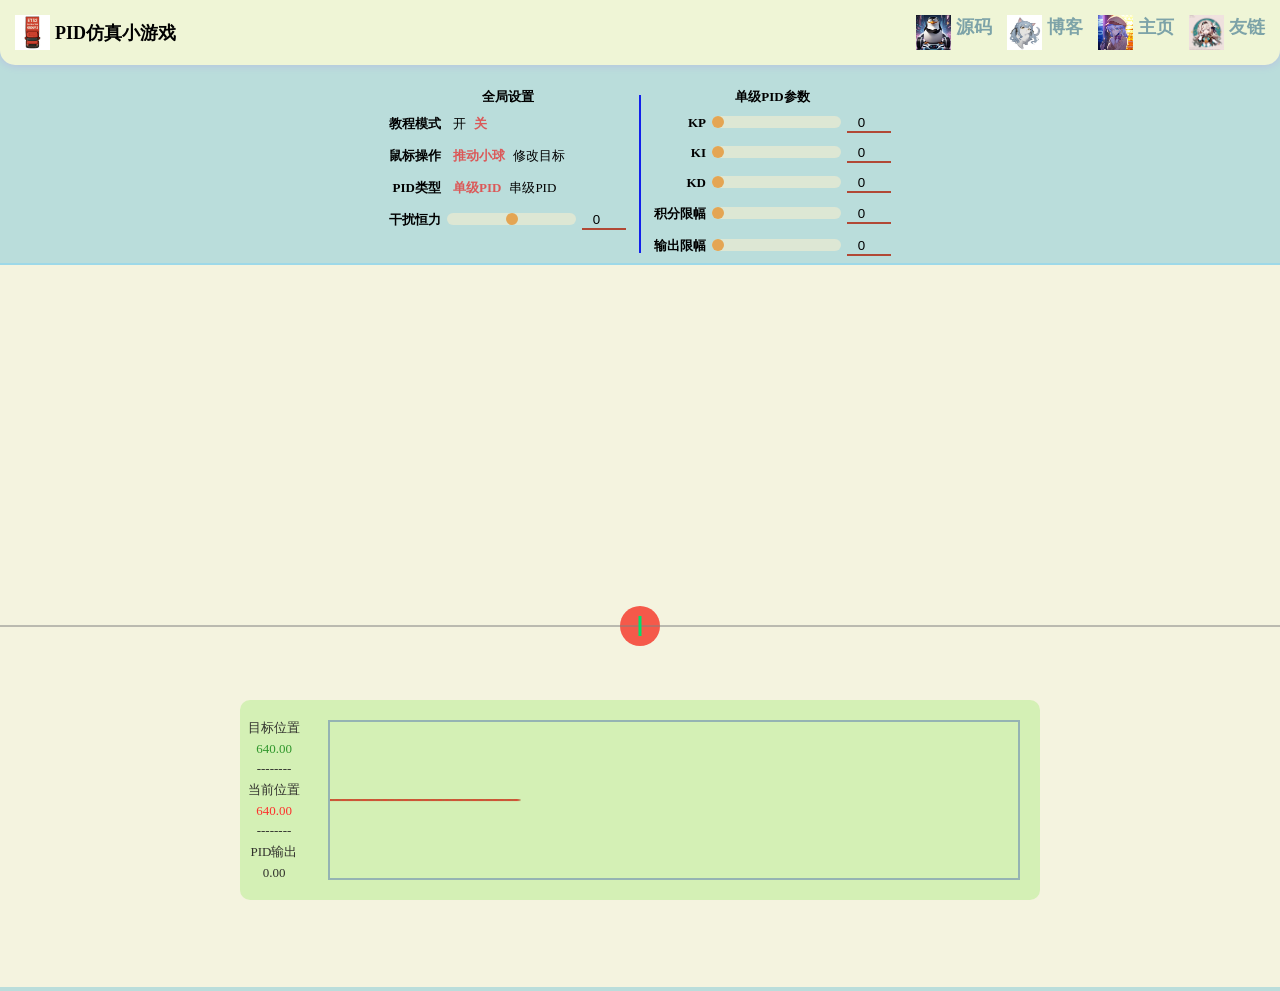
<file: pid.html>
﻿<!DOCTYPE html>
<html>
<head>
    <meta charset="UTF-8">
    <meta name="viewport" content="initial-scale=1, maximum-scale=3, minimum-scale=1, user-scalable=no">
    <title>PID控制小游戏</title>
    <link rel="shortcut icon" href="img/icon.png" type="image/x-icon">
    <link rel="stylesheet" href="styles.css">
    <script src="scripts/matter.min.js"></script>
    <script src="scripts/pid.js?v=1"></script>
    <script src="scripts/teach-pid.js?v=4"></script>
</head>
<body>
    <div id="top-div">
        <div id="header-div">
            <div class="hori-flex-div">
                <img id="icon-img" src="img/icon.png">
                <p id="title-text">PID仿真小游戏</p>
            </div>
            <div class="hori-flex-div">
                <a href="https://github.com/weyumm/Simulation-der-PID-Regelung-"><img src="img/code.jpg"/>源码</a>
                <a href="https://weyumm.github.io"><img src="img/cat.jpg"/>博客</a>
                <a href="https://github.com/weyumm"><img src="img/blog.jpg"/>主页</a>
                <a href="https://boatchanting.github.io/funthings.html"><img src="img/link.jpg"/>友链</a>
            </div>
        </div>
        <div id="settings-div">
            <div>
                <table>
                    <th colspan="3" class="table-title">全局设置</th>
                    <tr>
                        <td><p class="param-label">教程模式</p></td>
                        <td>
                            <div class="hori-flex-div">
                                <input id="select-teach-on" name="teach-switch" type="radio" onclick="onTeachSwitch(true);"><label for="select-teach-on">开</label>
                                <input id="select-teach-off" name="teach-switch" type="radio" checked onclick="onTeachSwitch(false);"><label for="select-teach-off">关</label>
                            </div>
                        </td>
                    </tr>
                    <tr>
                        <td><p class="param-label">鼠标操作</p></td>
                        <td>
                            <div class="hori-flex-div">
                                <input id="select-ctrl-ball" name="mouse-ctrl" type="radio" checked><label for="select-ctrl-ball">推动小球</label>
                                <input id="select-ctrl-target" name="mouse-ctrl" type="radio"><label for="select-ctrl-target">修改目标</label>
                            </div>
                        </td>
                    </tr>
                    <tr>
                        <td><p class="param-label">PID类型</p></td>
                        <td>
                            <div class="hori-flex-div">
                                <input id="select-pid-single" name="pid-type" type="radio" checked onclick="onPIDTypeChange(true);"><label for="select-pid-single">单级PID</label>
                                <input id="select-pid-cascade" name="pid-type" type="radio" onclick="onPIDTypeChange(false);"><label for="select-pid-cascade">串级PID</label>
                            </div>
                        </td>
                    </tr>
                    <tr>
                        <td><p class="param-label">干扰恒力</p></td>
                        <td><input id="static-force-range" class="input-range" type="range" min="-10" max="10" step="0.5" value="0" oninput="onRangeInput(event)"></td>
                        <td><input id="static-force-number" class="input-range-value" type="number" value="0" onchange="staticForce.x=parseFloat(this.value)"></td>
                    </tr>
                </table>
            </div>
            <div class="vert-line-div"></div>
            <div id="single-param-div">
                <table>
                    <th colspan="3" class="table-title">单级PID参数</th>
                    <tr>
                        <td><p class="param-label">KP</p></td>
                        <td><input id="single-kp-range" class="input-range" type="range" min="0" max="10" step="0.01" value="0" oninput="onRangeInput(event)"></td>
                        <td><input id="single-kp-number" class="input-range-value" type="number" value="0" onchange="singlePID.kp=parseFloat(this.value)"></td>
                    </tr>
                    <tr>
                        <td><p class="param-label">KI</p></td>
                        <td><input id="single-ki-range" class="input-range" type="range" min="0" max="1" step="0.01" value="0" oninput="onRangeInput(event)"></td>
                        <td><input id="single-ki-number" class="input-range-value" type="number" value="0" onchange="singlePID.ki=parseFloat(this.value)"></td>
                    </tr>
                    <tr>
                        <td><p class="param-label">KD</p></td>
                        <td><input id="single-kd-range" class="input-range" type="range" min="0" max="10" step="0.01" value="0" oninput="onRangeInput(event)"></td>
                        <td><input id="single-kd-number" class="input-range-value" type="number" value="0" onchange="singlePID.kd=parseFloat(this.value)"></td>
                    </tr>
                    <tr>
                        <td><p class="param-label">积分限幅</p></td>
                        <td><input id="single-mi-range" class="input-range" type="range" min="0" max="100" step="0.01" value="0" oninput="onRangeInput(event)"></td>
                        <td><input id="single-mi-number" class="input-range-value" type="number" value="0" onchange="singlePID.maxInt=parseFloat(this.value)"></td>
                    </tr>
                    <tr>
                        <td><p class="param-label">输出限幅</p></td>
                        <td><input id="single-mo-range" class="input-range" type="range" min="0" max="100" step="0.01" value="0" oninput="onRangeInput(event)"></td>
                        <td><input id="single-mo-number" class="input-range-value" type="number" value="0" onchange="singlePID.maxOut=parseFloat(this.value)"></td>
                    </tr>
                </table>
            </div>
            <div id="cascade-param-div" class="hori-flex-div" style="display: none;">
                <table>
                    <th colspan="3" class="table-title">串级内环（速度环）参数</th>
                    <tr>
                        <td><p class="param-label">KP</p></td>
                        <td><input id="inner-kp-range" class="input-range" type="range" min="0" max="10" step="0.01" value="0" oninput="onRangeInput(event)"></td>
                        <td><input id="inner-kp-number" class="input-range-value" type="number" value="0" onchange="cascadePID.inner.kp=parseFloat(this.value)"></td>
                    </tr>
                    <tr>
                        <td><p class="param-label">KI</p></td>
                        <td><input id="inner-ki-range" class="input-range" type="range" min="0" max="1" step="0.01" value="0" oninput="onRangeInput(event)"></td>
                        <td><input id="inner-ki-number" class="input-range-value" type="number" value="0" onchange="cascadePID.inner.ki=parseFloat(this.value)"></td>
                    </tr>
                    <tr>
                        <td><p class="param-label">KD</p></td>
                        <td><input id="inner-kd-range" class="input-range" type="range" min="0" max="10" step="0.01" value="0" oninput="onRangeInput(event)"></td>
                        <td><input id="inner-kd-number" class="input-range-value" type="number" value="0" onchange="cascadePID.inner.kd=parseFloat(this.value)"></td>
                    </tr>
                    <tr>
                        <td><p class="param-label">积分限幅</p></td>
                        <td><input id="inner-mi-range" class="input-range" type="range" min="0" max="100" step="0.01" value="0" oninput="onRangeInput(event)"></td>
                        <td><input id="inner-mi-number" class="input-range-value" type="number" value="0" onchange="cascadePID.inner.maxInt=parseFloat(this.value)"></td>
                    </tr>
                    <tr>
                        <td><p class="param-label">输出限幅</p></td>
                        <td><input id="inner-mo-range" class="input-range" type="range" min="0" max="100" step="0.01" value="0" oninput="onRangeInput(event)"></td>
                        <td><input id="inner-mo-number" class="input-range-value" type="number" value="0" onchange="cascadePID.inner.maxOut=parseFloat(this.value)"></td>
                    </tr>
                </table>
                <div class="vert-line-div"></div>
                <table>
                    <th colspan="3" class="table-title">串级外环（位置环）参数</th>
                    <tr>
                        <td><p class="param-label">KP</p></td>
                        <td><input id="outer-kp-range" class="input-range" type="range" min="0" max="10" step="0.01" value="0" oninput="onRangeInput(event)"></td>
                        <td><input id="outer-kp-number" class="input-range-value" type="number" value="0" onchange="cascadePID.outer.kp=parseFloat(this.value)"></td>
                    </tr>
                    <tr>
                        <td><p class="param-label">KI</p></td>
                        <td><input id="outer-ki-range" class="input-range" type="range" min="0" max="1" step="0.01" value="0" oninput="onRangeInput(event)"></td>
                        <td><input id="outer-ki-number" class="input-range-value" type="number" value="0" onchange="cascadePID.outer.ki=parseFloat(this.value)"></td>
                    </tr>
                    <tr>
                        <td><p class="param-label">KD</p></td>
                        <td><input id="outer-kd-range" class="input-range" type="range" min="0" max="10" step="0.01" value="0" oninput="onRangeInput(event)"></td>
                        <td><input id="outer-kd-number" class="input-range-value" type="number" value="0" onchange="cascadePID.outer.kd=parseFloat(this.value)"></td>
                    </tr>
                    <tr>
                        <td><p class="param-label">积分限幅</p></td>
                        <td><input id="outer-mi-range" class="input-range" type="range" min="0" max="100" step="0.01" value="0" oninput="onRangeInput(event)"></td>
                        <td><input id="outer-mi-number" class="input-range-value" type="number" value="0" onchange="cascadePID.outer.maxInt=parseFloat(this.value)"></td>
                    </tr>
                    <tr>
                        <td><p class="param-label">输出限幅</p></td>
                        <td><input id="outer-mo-range" class="input-range" type="range" min="0" max="100" step="0.01" value="0" oninput="onRangeInput(event)"></td>
                        <td><input id="outer-mo-number" class="input-range-value" type="number" value="0" onchange="cascadePID.outer.maxOut=parseFloat(this.value)"></td>
                    </tr>
                </table>
            </div>
        </div>
        <div id="teach-div">
            <div class="vert-flex-div">
                <button id="teach-prev-btn" onclick="onTeachStep(false);">上一步</button>
                <button id="teach-next-btn" onclick="onTeachStep(true);">下一步</button>
                <p id="teach-step-ratio">0/0</p>
            </div>
            <div id="teach-info-div">
                <p id="teach-info"></p>
            </div>
        </div>
    </div>

    <canvas id="render-canvas"></canvas>
    <div id="status-float-div" onclick="onStatusFloatClick(event)">
        <table style="align-self: center;">
            <tr><td><p class="status-label">目标位置</p></td></tr>
            <tr><td><p id="status-target-pos" class="status-label" style="color: green;">000.00</p></td></tr>
            <tr><td><p class="status-label">--------</p></td></tr>
            <tr><td><p class="status-label">当前位置</p></td></tr>
            <tr><td><p id="status-ball-pos" class="status-label" style="color: red;">000.00</p></td></tr>
            <tr><td><p class="status-label">--------</p></td></tr>
            <tr><td><p class="status-label">PID输出</p></td></tr>
            <tr><td><p id="status-pid-out" class="status-label">000.00</p></td></tr>
        </table>
        <canvas id="scope-canvas"></canvas>
    </div>
    <!-- 物理运算逻辑 -->
    <script type="text/javascript">
        //全局变量定义
        const ballRadius=20;//小球半径
        var scrWidth=window.innerWidth;//渲染画布宽度为屏幕高度
        var scrHeight=window.innerHeight-document.getElementById("settings-div").clientHeight;//渲染画布高度为屏幕高度减去头部配置区域高度
        var targetPos=scrWidth/2;//目标位置
        var singlePID=new PID(0,0,0,0,0);//单级PID对象
        var cascadePID=new CascadePID([0,0,0,0,0],[0,0,0,0,0]);//串级PID对象
        var pidForce={x:0,y:0};//PID计算产生的力
        var staticForce={x:0,y:0};//干扰恒力
        var isSinglePID=true;//当前PID类型 true:单级 false:串级
        const histQueueLength=200;//历史数据留存个数（用于示波器绘图）
        var histSamples=new Array();//历史数据队列

        //matter引擎相关工具
        var Engine=Matter.Engine;
        var Render=Matter.Render;
        var World=Matter.World;
        var Bodies=Matter.Bodies;
        var Body=Matter.Body;
        var MouseConstraint=Matter.MouseConstraint;
        var Mouse=Matter.Mouse;
        var Events=Matter.Events;

        //创建引擎，取消重力
        var engine=Engine.create({
            gravity:{x:0,y:0}
        });

        //在指定canvas上创建渲染器
        var render=Render.create({
            canvas:document.getElementById("render-canvas"),
            engine:engine,
            options:{
                showVelocity:false, //不显示速度
                width:scrWidth,
                height:scrHeight,
                background:"#F4F3DF", //背景颜色与body一致
                wireframes:false //取消线框模式
            }
        });

        //创建鼠标约束（用于捕获鼠标事件）
        var mouse=Mouse.create(render.canvas);//仅捕捉渲染画布上的事件
        var mouseConstraint=MouseConstraint.create(engine,{
            mouse:mouse,
            constraint:{
                stiffness:0.01,
                render:{visible: false}
            },
            collisionFilter:{group:-1} //不约束小球
        });
        World.add(engine.world,mouseConstraint);

        //创建小球刚体
        var ball=Bodies.circle(scrWidth/2,scrHeight/2,ballRadius,{
            friction:0, //阻力为0
            frictionAir:0,
            restitution:0, //碰撞不反弹
            mass:1000,
            render:{fillStyle:"#F5594A"}, //小球颜色
            collisionFilter:{group:-1} //不被鼠标约束
        });
        World.add(engine.world,ball);

        Engine.run(engine);//运行引擎
        Render.run(render);//运行渲染器

        var renderContext=render.context;//获取渲染器的绘图对象，用于自定义绘图
        //渲染器绘制直线
        function renderDrawLine(x1,y1,x2,y2,width,color,dash){
            if(dash)
                renderContext.setLineDash([5,5]);
            else
                renderContext.setLineDash([5,0]);
            renderContext.lineWidth=width;
            renderContext.strokeStyle=color;
            renderContext.beginPath();
            renderContext.moveTo(x1,y1);
            renderContext.lineTo(x2,y2);
            renderContext.closePath();
            renderContext.stroke();
        }
        //在渲染器完成渲染后进行自定义绘制，否则会被覆盖
        Events.on(render,"afterRender",function(event){
            renderDrawLine(0,scrHeight/2,scrWidth,scrHeight/2,1,"gray",true);//坐标轴线
            renderDrawLine(ball.position.x,scrHeight/2,ball.position.x+pidForce.x*3,scrHeight/2,5,"#388AF5",false);//PID施力线
            renderDrawLine(targetPos,scrHeight/2-ballRadius/2,targetPos,scrHeight/2+ballRadius/2,3,"#00E06D",false);//目标位置线
        });

        //在引擎更新计算前对小球施加力（每次更新后受力会清零）
        Events.on(engine,"beforeUpdate",function(event){
            Body.applyForce(ball,{x:0,y:0},staticForce);
            Body.applyForce(ball,{x:0,y:0},pidForce);
        });

        //鼠标操作逻辑
        var lastRenderMousePosX=0,isRenderMouseDown=false;//上个事件的鼠标位置,当前是否按下
        //注册鼠标按下事件
        Events.on(mouseConstraint,"mousedown",function(event){
            isRenderMouseDown=true;
            lastRenderMousePosX=event.mouse.position.x;
        });
        //注册鼠标移动事件
        Events.on(mouseConstraint,"mousemove",function(event){
            if(isRenderMouseDown){
                var nowPosX=event.mouse.position.x;
                var speed=nowPosX-lastRenderMousePosX;//计算鼠标移动速度（相对上次事件的移动距离）
                if(document.getElementById("select-ctrl-ball").checked)//推动小球模式下修改小球位置
                    ball.position.x+=speed*0.1;
                else //控制目标模式下修改目标位置
                    targetPos+=speed;
                lastRenderMousePosX=nowPosX;//记录本次鼠标位置
            }
        });
        //注册鼠标抬起事件
        Events.on(mouseConstraint,"mouseup",function(event){
            isRenderMouseDown=false;
        });
        
        // 修改PID定时运算部分
        setInterval(function(event){
            let output = 0;
            
            if (isSinglePID) {
                singlePID.calc(targetPos, ball.position.x);
                pidForce.x = singlePID.output;
            } else if (isCascadePID) {
                cascadePID.calc(targetPos, ball.position.x, ball.velocity.x);
                pidForce.x = cascadePID.output;
            }
            
            histSamples.push({ target: targetPos, ball: ball.position.x });
            if (histSamples.length > histQueueLength) histSamples.shift();
        }, 20);

    </script>
    <!-- 界面元素响应 -->
    <script type="text/javascript">
        //滑动条滑动事件
        function onRangeInput(event){
            var valueElement=document.getElementById(event.srcElement.id.replace("range","number"));//根据id找出对应的数字编辑框
            valueElement.value=event.srcElement.value;//设置编辑框的值
            valueElement.onchange();//触发编辑框改变事件
        }
        //PID类型切换
        function onPIDTypeChange(type) {
        isSinglePID = false;
        isCascadePID = false;

        if (type === true) {
            isSinglePID = true;
            document.getElementById("single-param-div").style.display = "flex";
            document.getElementById("cascade-param-div").style.display = "none";
        } else if (type === false) {
            isCascadePID = true;
            document.getElementById("single-param-div").style.display = "none";
            document.getElementById("cascade-param-div").style.display = "flex";
        }
        }
        //教程模式切换
        function onTeachSwitch(switchon){
            var teachDiv=document.getElementById("teach-div");//获取窗口div
            if(switchon){ //展开窗口
                teachDiv.style.animation="1s teach-float-right-anim";
                teachDiv.style.transform="translateX(0)";
            }else{ //收起窗口
                teachDiv.style.animation="1s teach-float-left-anim";
                teachDiv.style.transform="translateX(-100vw)";
            }
        }
        //进入时询问是否开启教程
        setTimeout(function(){
            if(confirm("是否开启引导教程？")){
                document.getElementById("select-teach-on").click();
            }
        },500);
        //状态浮动窗口点击动画响应
        var floatDivExpanded=true;//当前展开状态
        function onStatusFloatClick(event){ //在窗口被点击时调用
            var floatDiv=document.getElementById("status-float-div");//获取窗口div
            if(floatDivExpanded){ //收起窗口
                floatDiv.style.animation="1s status-float-down-anim";
                floatDiv.style.transform="translateY(80%)";
                floatDivExpanded=false;
            }else{ //展开窗口
                floatDiv.style.animation="1s status-float-up-anim";
                floatDiv.style.transform="translateY(0)";
                floatDivExpanded=true;
            }
        }
    </script>
    <!-- 教程窗口更新 -->
    <script type="text/javascript">
        var teachInfoText=document.getElementById("teach-info");
        var teachStepRatioText=document.getElementById("teach-step-ratio");
        var teachStep=0;
        teachInfoText.innerHTML=teachInfos[0];
        teachStepRatioText.innerText="1/"+teachInfos.length;
        function onTeachStep(forward){
            if(forward && teachStep<teachInfos.length-1){
                teachStep++;
            }else if(!forward && teachStep>0){
                teachStep--;
            }
            teachInfoText.style.animation="0.5s teach-info-enter-anim";
            teachInfoText.innerHTML=teachInfos[teachStep];
            teachStepRatioText.innerText=""+(teachStep+1)+"/"+teachInfos.length;
        }
        teachInfoText.onanimationend=function(){
            teachInfoText.style.animation="";
        }
    </script>
    <!-- 状态浮动窗口更新 -->
    <script type="text/javascript">
        var scope=document.getElementById("scope-canvas");//获取示波器canvas元素
        //定时更新状态窗口
        setInterval(function(){
            //绘制波形
            var scopectx=scope.getContext("2d");//获取示波器2d绘图对象
            scopectx.clearRect(0,0,scope.width,scope.height);//清空示波器内容
            scopectx.lineWidth=1;//设置波形线宽
            for(var i=0;i<histSamples.length-1;i++){ //依次绘制各历史数据点
                //绘制目标位置
                scopectx.strokeStyle="green";
                scopectx.beginPath();
                scopectx.moveTo(scope.width*i/histQueueLength,scope.height/2-(histSamples[i].target-scrWidth/2)*scope.height/scrWidth);
                scopectx.lineTo(scope.width*(i+1)/histQueueLength,scope.height/2-(histSamples[i+1].target-scrWidth/2)*scope.height/scrWidth);
                scopectx.closePath();
                scopectx.stroke();
                //绘制小球位置
                scopectx.strokeStyle="red";
                scopectx.beginPath();
                scopectx.moveTo(scope.width*i/histQueueLength,scope.height/2-(histSamples[i].ball-scrWidth/2)*scope.height/scrWidth);
                scopectx.lineTo(scope.width*(i+1)/histQueueLength,scope.height/2-(histSamples[i+1].ball-scrWidth/2)*scope.height/scrWidth);
                scopectx.closePath();
                scopectx.stroke();
            }
            //更新状态值
            document.getElementById("status-target-pos").innerText=targetPos.toFixed(2);
            document.getElementById("status-ball-pos").innerText=ball.position.x.toFixed(2);
            document.getElementById("status-pid-out").innerText=pidForce.x.toFixed(2);
        },30);//30ms更新一次
    </script>
</body>
</html>
</file>
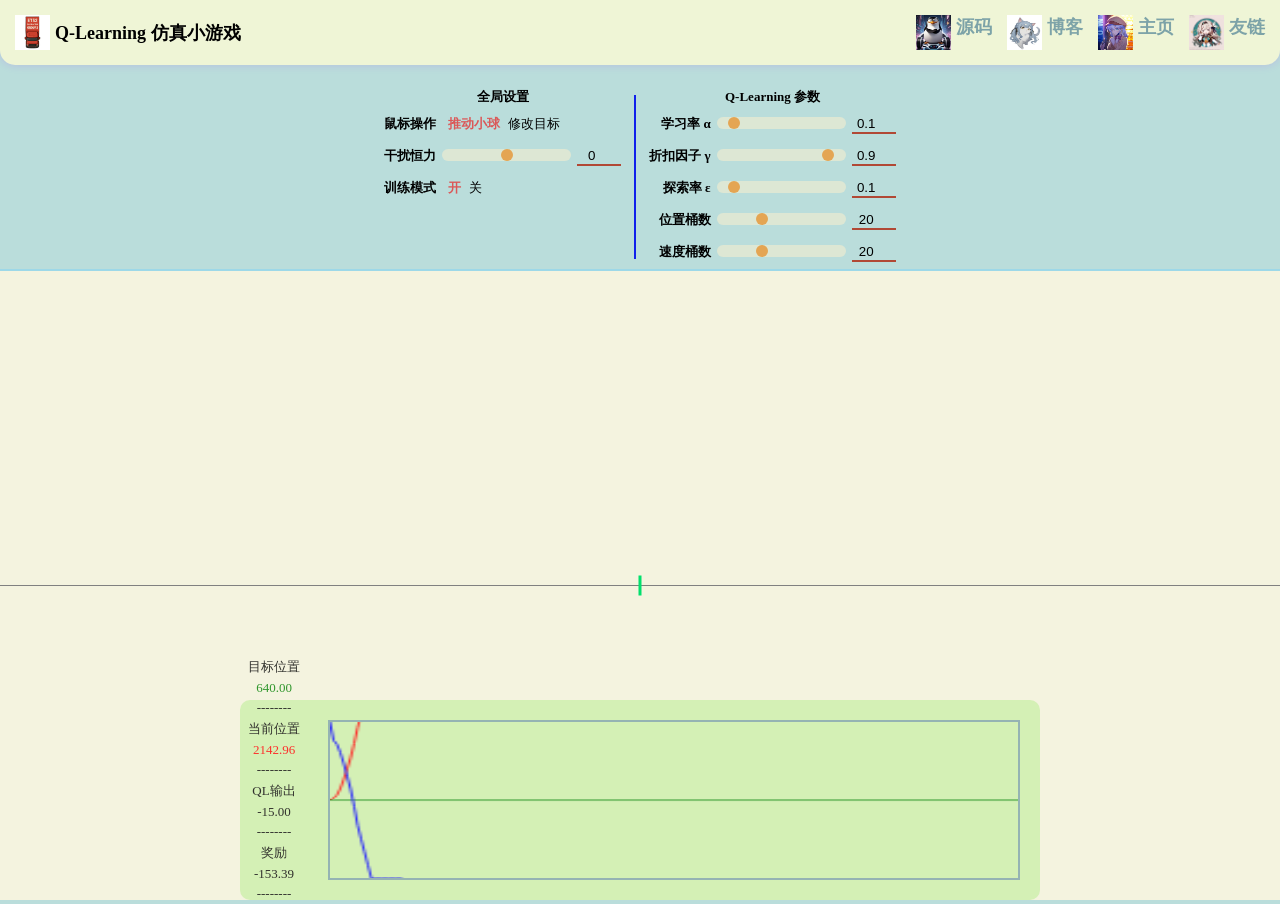
<file: qlearning.html>
﻿<!DOCTYPE html>
<html>
<head>
    <meta charset="UTF-8">
    <meta name="viewport" content="initial-scale=1, maximum-scale=3, minimum-scale=1, user-scalable=no">
    <title>Q-Learning 控制小游戏</title>
    <link rel="shortcut icon" href="img/icon.png" type="image/x-icon">
    <link rel="stylesheet" href="styles.css">
    <script src="scripts/matter.min.js"></script>
    <!-- 引入 Q-Learning 脚本 -->
    <script src="scripts/qlearning.js?v=1"></script>
    <script src="scripts/teach-qlearning.js?v=1"></script>
    <!-- 如果你有教程，可以保留或替换 -->
    <!-- <script src="scripts/teach-info.js?v=4"></script> -->
</head>
<body>
    <div id="top-div">
        <div id="header-div">
            <div class="hori-flex-div">
                <img id="icon-img" src="img/icon.png">
                <p id="title-text">Q-Learning 仿真小游戏</p>
            </div>
            <div class="hori-flex-div">
                <a href="https://github.com/weyumm/Simulation-der-PID-Regelung-  "><img src="img/code.jpg"/>源码</a>
                <a href="https://weyumm.github.io  "><img src="img/cat.jpg"/>博客</a>
                <a href="https://github.com/weyumm  "><img src="img/blog.jpg"/>主页</a>
                <a href="https://boatchanting.github.io/funthings.html  "><img src="img/link.jpg"/>友链</a>
            </div>
        </div>
        <div id="settings-div">
            <div>
                <table>
                    <th colspan="3" class="table-title">全局设置</th>
                    <tr>
                        <td><p class="param-label">鼠标操作</p></td>
                        <td>
                            <div class="hori-flex-div">
                                <input id="select-ctrl-ball" name="mouse-ctrl" type="radio" checked><label for="select-ctrl-ball">推动小球</label>
                                <input id="select-ctrl-target" name="mouse-ctrl" type="radio"><label for="select-ctrl-target">修改目标</label>
                            </div>
                        </td>
                    </tr>
                    <tr>
                        <td><p class="param-label">干扰恒力</p></td>
                        <td><input id="static-force-range" class="input-range" type="range" min="-10" max="10" step="0.5" value="0" oninput="onRangeInput(event)"></td>
                        <td><input id="static-force-number" class="input-range-value" type="number" value="0" onchange="updateStaticForce()"></td>
                    </tr>
                    <tr>
                        <td><p class="param-label">训练模式</p></td>
                        <td>
                            <div class="hori-flex-div">
                                <input id="select-train-on" name="train-switch" type="radio" checked onclick="toggleTraining(true);"><label for="select-train-on">开</label>
                                <input id="select-train-off" name="train-switch" type="radio" onclick="toggleTraining(false);"><label for="select-train-off">关</label>
                            </div>
                        </td>
                    </tr>
                </table>
            </div>
            <div class="vert-line-div"></div>
            <div id="qlearning-param-div">
                <table>
                    <th colspan="3" class="table-title">Q-Learning 参数</th>
                    <tr>
                        <td><p class="param-label">学习率 α</p></td>
                        <td><input id="ql-alpha-range" class="input-range" type="range" min="0" max="1" step="0.01" value="0.1" oninput="onRangeInput(event)"></td>
                        <td><input id="ql-alpha-number" class="input-range-value" type="number" value="0.1" onchange="updateQLParams()"></td>
                    </tr>
                    <tr>
                        <td><p class="param-label">折扣因子 γ</p></td>
                        <td><input id="ql-gamma-range" class="input-range" type="range" min="0" max="1" step="0.01" value="0.9" oninput="onRangeInput(event)"></td>
                        <td><input id="ql-gamma-number" class="input-range-value" type="number" value="0.9" onchange="updateQLParams()"></td>
                    </tr>
                    <tr>
                        <td><p class="param-label">探索率 ε</p></td>
                        <td><input id="ql-epsilon-range" class="input-range" type="range" min="0" max="1" step="0.01" value="0.1" oninput="onRangeInput(event)"></td>
                        <td><input id="ql-epsilon-number" class="input-range-value" type="number" value="0.1" onchange="updateQLParams()"></td>
                    </tr>
                    <tr>
                        <td><p class="param-label">位置桶数</p></td>
                        <td><input id="ql-pos-buckets-range" class="input-range" type="range" min="5" max="50" step="1" value="20" oninput="onRangeInput(event)"></td>
                        <td><input id="ql-pos-buckets-number" class="input-range-value" type="number" value="20" onchange="updateQLParams()"></td>
                    </tr>
                    <tr>
                        <td><p class="param-label">速度桶数</p></td>
                        <td><input id="ql-vel-buckets-range" class="input-range" type="range" min="5" max="50" step="1" value="20" oninput="onRangeInput(event)"></td>
                        <td><input id="ql-vel-buckets-number" class="input-range-value" type="number" value="20" onchange="updateQLParams()"></td>
                    </tr>
                </table>
            </div>
        </div>
        <!-- 如果你有教程，可以保留或替换 -->
        <!-- <div id="teach-div"> ... </div> -->
    </div>
    <div id="teach-div">
    <div class="vert-flex-div">
            <button id="teach-prev-btn" onclick="onTeachStep(false);">上一步</button>
            <button id="teach-next-btn" onclick="onTeachStep(true);">下一步</button>
            <p id="teach-step-ratio">0/0</p>
        </div>
        <div id="teach-info-div">
            <p id="teach-info"></p>
        </div>
    </div>
    <canvas id="render-canvas"></canvas>
    <div id="status-float-div" onclick="onStatusFloatClick(event)">
        <table style="align-self: center;">
            <tr><td><p class="status-label">目标位置</p></td></tr>
            <tr><td><p id="status-target-pos" class="status-label" style="color: green;">000.00</p></td></tr>
            <tr><td><p class="status-label">--------</p></td></tr>
            <tr><td><p class="status-label">当前位置</p></td></tr>
            <tr><td><p id="status-ball-pos" class="status-label" style="color: red;">000.00</p></td></tr>
            <tr><td><p class="status-label">--------</p></td></tr>
            <tr><td><p class="status-label">QL输出</p></td></tr>
            <tr><td><p id="status-ql-out" class="status-label">000.00</p></td></tr>
            <tr><td><p class="status-label">--------</p></td></tr>
            <tr><td><p class="status-label">奖励</p></td></tr>
            <tr><td><p id="status-reward" class="status-label">000.00</p></td></tr>
            <tr><td><p class="status-label">--------</p></td></tr>
            <tr><td><p class="status-label">Episode</p></td></tr>
            <tr><td><p id="status-episode" class="status-label">0</p></td></tr>
        </table>
        <canvas id="scope-canvas"></canvas>
    </div>
    <!-- 物理运算逻辑 -->
    <script type="text/javascript">
        //全局变量定义
        const ballRadius=20;
        var scrWidth=window.innerWidth;
        var scrHeight=window.innerHeight-document.getElementById("top-div").clientHeight;
        var targetPos=scrWidth/2;
        var qlAgent = null; // QLearningAgent 实例
        var qlForce={x:0,y:0};
        var staticForce={x:0,y:0};
        const histQueueLength=200;
        var histSamples=new Array();
        var isTraining = true; // 默认开启训练

        //matter引擎相关工具
        var Engine=Matter.Engine;
        var Render=Matter.Render;
        var World=Matter.World;
        var Bodies=Matter.Bodies;
        var Body=Matter.Body;
        var MouseConstraint=Matter.MouseConstraint;
        var Mouse=Matter.Mouse;
        var Events=Matter.Events;

        //创建引擎，取消重力
        var engine=Engine.create({
            gravity:{x:0,y:0}
        });

        //在指定canvas上创建渲染器
        var render=Render.create({
            canvas:document.getElementById("render-canvas"),
            engine:engine,
            options:{
                showVelocity:false,
                width:scrWidth,
                height:scrHeight,
                background:"#F4F3DF",
                wireframes:false
            }
        });

        //创建鼠标约束
        var mouse=Mouse.create(render.canvas);
        var mouseConstraint=MouseConstraint.create(engine,{
            mouse:mouse,
            constraint:{
                stiffness:0.01,
                render:{visible: false}
            },
            collisionFilter:{group:-1}
        });
        World.add(engine.world,mouseConstraint);

        //创建小球刚体
        var ball=Bodies.circle(scrWidth/2,scrHeight/2,ballRadius,{
            friction:0,
            frictionAir:0,
            restitution:0,
            mass:1000,
            render:{fillStyle:"#F5594A"},
            collisionFilter:{group:-1}
        });
        World.add(engine.world,ball);

        Engine.run(engine);
        Render.run(render);

        var renderContext=render.context;
        function renderDrawLine(x1,y1,x2,y2,width,color,dash){
            if(dash)
                renderContext.setLineDash([5,5]);
            else
                renderContext.setLineDash([5,0]);
            renderContext.lineWidth=width;
            renderContext.strokeStyle=color;
            renderContext.beginPath();
            renderContext.moveTo(x1,y1);
            renderContext.lineTo(x2,y2);
            renderContext.closePath();
            renderContext.stroke();
        }
        Events.on(render,"afterRender",function(event){
            renderDrawLine(0,scrHeight/2,scrWidth,scrHeight/2,1,"gray",true);
            if (qlForce) {
                renderDrawLine(ball.position.x,scrHeight/2,ball.position.x+qlForce.x*3,scrHeight/2,5,"#388AF5",false);
            }
            renderDrawLine(targetPos,scrHeight/2-ballRadius/2,targetPos,scrHeight/2+ballRadius/2,3,"#00E06D",false);
        });

        Events.on(engine,"beforeUpdate",function(event){
            if (staticForce) Body.applyForce(ball,{x:0,y:0},staticForce);
            if (qlForce) Body.applyForce(ball,{x:0,y:0},qlForce);
        });

        //鼠标操作逻辑
        var lastRenderMousePosX=0,isRenderMouseDown=false;
        Events.on(mouseConstraint,"mousedown",function(event){
            isRenderMouseDown=true;
            lastRenderMousePosX=event.mouse.position.x;
        });
        Events.on(mouseConstraint,"mousemove",function(event){
            if(isRenderMouseDown){
                var nowPosX=event.mouse.position.x;
                var speed=nowPosX-lastRenderMousePosX;
                if(document.getElementById("select-ctrl-ball").checked)
                    ball.position.x+=speed*0.1;
                else
                    targetPos+=speed;
                lastRenderMousePosX=nowPosX;
            }
        });
        Events.on(mouseConstraint,"mouseup",function(event){
            isRenderMouseDown=false;
        });

        // 更新干扰恒力
        function updateStaticForce() {
            const value = parseFloat(document.getElementById("static-force-number").value) || 0;
            staticForce.x = value;
        }

        // 更新 QL 参数
        function updateQLParams() {
             if (qlAgent) {
                qlAgent.alpha = parseFloat(document.getElementById("ql-alpha-number").value) || 0.1;
                qlAgent.gamma = parseFloat(document.getElementById("ql-gamma-number").value) || 0.9;
                qlAgent.epsilon = parseFloat(document.getElementById("ql-epsilon-number").value) || 0.1;
                const new_pos_buckets = parseInt(document.getElementById("ql-pos-buckets-number").value) || 20;
                const new_vel_buckets = parseInt(document.getElementById("ql-vel-buckets-number").value) || 20;
                // 如果桶数改变，需要重新初始化 Q-Table
                if (new_pos_buckets !== qlAgent.positionBuckets || new_vel_buckets !== qlAgent.velocityBuckets) {
                    console.log("Reinitializing Q-Table due to bucket change.");
                    qlAgent.positionBuckets = new_pos_buckets;
                    qlAgent.velocityBuckets = new_vel_buckets;
                    qlAgent.initializeQTable();
                }
             }
        }

        // 切换训练模式
        function toggleTraining(train) {
            isTraining = train;
            console.log("Training mode:", isTraining);
        }

        // 滑动条滑动事件
        function onRangeInput(event){
            var valueElement=document.getElementById(event.srcElement.id.replace("range","number"));
            if (valueElement) {
                 valueElement.value=event.srcElement.value;
                 if (typeof valueElement.onchange === 'function') {
                    valueElement.onchange();
                 }
            }
        }

        //状态浮动窗口点击动画响应
        var floatDivExpanded=true;
        function onStatusFloatClick(event){
            var floatDiv=document.getElementById("status-float-div");
            if(floatDiv) {
                if(floatDivExpanded){
                    floatDiv.style.animation="1s status-float-down-anim";
                    floatDiv.style.transform="translateY(80%)";
                    floatDivExpanded=false;
                }else{
                    floatDiv.style.animation="1s status-float-up-anim";
                    floatDiv.style.transform="translateY(0)";
                    floatDivExpanded=true;
                }
            }
        }

        // --- 延迟启动 QL 定时器逻辑 ---
        Events.on(engine, 'afterUpdate', function() {
            if (ball && !window.qlTimerStarted) {
                // 初始化 QL 控制器
                try {
                    // 获取初始参数
                    const alpha = parseFloat(document.getElementById("ql-alpha-number").value) || 0.1;
                    const gamma = parseFloat(document.getElementById("ql-gamma-number").value) || 0.9;
                    const epsilon = parseFloat(document.getElementById("ql-epsilon-number").value) || 0.1;
                    const pos_buckets = parseInt(document.getElementById("ql-pos-buckets-number").value) || 20;
                    const vel_buckets = parseInt(document.getElementById("ql-vel-buckets-number").value) || 20;
                    const actions = [-15, -5, 0, 5, 15]; // 离散动作

                    qlAgent = new QLearningAgent(alpha, gamma, epsilon, pos_buckets, vel_buckets, actions, scrWidth);
                    console.log("QL Agent created.");

                    // 启动 QL 计算定时器 (例如每 50ms 更新一次)
                    setInterval(function(event){
                        if (qlAgent && ball && ball.position && ball.velocity) {
                            try {
                                // 1. 获取当前状态
                                const currentState = qlAgent.getState(ball.position.x, ball.velocity.x, targetPos);

                                // 2. (可选) 根据是否到达目标重置 Episode
                                const error = Math.abs(ball.position.x - targetPos);
                                const isDone = error < 5; // 5像素以内算到达
                                if (isDone) {
                                     qlAgent.currentEpisode++;
                                     // 可以在这里重置小球位置或目标位置来开始新 Episode
                                     // 例如：ball.position.x = scrWidth * Math.random();
                                }

                                // 3. 选择动作 (基于当前策略，可能是训练也可能是测试)
                                const action = qlAgent.chooseAction(currentState, isTraining); // 传入 isTraining 控制探索
                                const forceValue = qlAgent.getActionValue(action);
                                qlForce.x = forceValue;

                                // 4. 计算奖励
                                const reward = qlAgent.getReward(ball.position.x, ball.velocity.x, targetPos, forceValue);

                                // 5. 获取下一个状态 (模拟应用力之后)
                                // 简化处理：假设力立即生效，下一状态就是当前状态（因为物理引擎会更新）
                                // 更精确的方法是预测一步，但在这里我们直接用更新后的状态
                                // 这里我们先保存当前状态和动作，奖励，在下次迭代时用新的状态来更新

                                // 为了简化，我们在这里直接使用当前状态作为下一个状态来计算奖励和更新
                                // (这在严格意义上不完全正确，但对于演示足够了)
                                // 更好的做法是将 s, a, r 存起来，然后在下一个循环用 s' 来更新 Q(s,a)
                                // 我们采用后一种方法：

                                // --- 改进的时序逻辑 ---
                                // 在 qlAgent 内部存储上一步的 (state, action)
                                qlAgent.update(currentState, action, reward, ball.position.x, ball.velocity.x, targetPos, isTraining);

                                // 更新历史数据用于绘图
                                histSamples.push({ target: targetPos, ball: ball.position.x, reward: reward });
                                if (histSamples.length > histQueueLength) histSamples.shift();

                            } catch (e) {
                                console.error("Error in QL calculation or data handling:", e);
                            }
                        }
                    }, 50); // 50ms

                    // 启动状态窗口和示波器更新定时器
                    setInterval(function(){
                        var scope=document.getElementById("scope-canvas");
                        if (scope) {
                            var scopectx=scope.getContext("2d");
                            if (scopectx) {
                                scopectx.clearRect(0,0,scope.width,scope.height);
                                scopectx.lineWidth=1;

                                if (histSamples && histSamples.length > 0 && ball) {
                                    // 绘制位置
                                    const yOffset = scope.height / 2;
                                    const yScale = scope.height / scrWidth;
                                    scopectx.strokeStyle="red";
                                    scopectx.beginPath();
                                    for(var i=0;i<histSamples.length-1;i++){
                                        if (histSamples[i] && histSamples[i+1]) {
                                            scopectx.moveTo(scope.width*i/histQueueLength, yOffset - (histSamples[i].ball - scrWidth/2) * yScale);
                                            scopectx.lineTo(scope.width*(i+1)/histQueueLength, yOffset - (histSamples[i+1].ball - scrWidth/2) * yScale);
                                        }
                                    }
                                    scopectx.stroke();

                                    // 绘制目标
                                    scopectx.strokeStyle="green";
                                    scopectx.beginPath();
                                    scopectx.moveTo(0, yOffset - (targetPos - scrWidth/2) * yScale);
                                    scopectx.lineTo(scope.width, yOffset - (targetPos - scrWidth/2) * yScale);
                                    scopectx.stroke();

                                    // 绘制奖励 (归一化到画布高度)
                                    const maxReward = 10;
                                    const minReward = -100;
                                    scopectx.strokeStyle="blue";
                                    scopectx.beginPath();
                                    for(var i=0;i<histSamples.length-1;i++){
                                        if (histSamples[i] && histSamples[i+1]) {
                                            const normR1 = Math.max(0, Math.min(1, (histSamples[i].reward - minReward) / (maxReward - minReward)));
                                            const normR2 = Math.max(0, Math.min(1, (histSamples[i+1].reward - minReward) / (maxReward - minReward)));
                                            scopectx.moveTo(scope.width*i/histQueueLength, scope.height - normR1 * scope.height);
                                            scopectx.lineTo(scope.width*(i+1)/histQueueLength, scope.height - normR2 * scope.height);
                                        }
                                    }
                                    scopectx.stroke();
                                }
                            }
                        }

                        //更新状态值
                        var targetPosElement = document.getElementById("status-target-pos");
                        var ballPosElement = document.getElementById("status-ball-pos");
                        var qlOutElement = document.getElementById("status-ql-out");
                        var rewardElement = document.getElementById("status-reward");
                        var episodeElement = document.getElementById("status-episode");
                        if (targetPosElement && ballPosElement && qlOutElement && rewardElement && episodeElement && ball && qlAgent) {
                            targetPosElement.innerText=targetPos.toFixed(2);
                            ballPosElement.innerText=ball.position.x.toFixed(2);
                            qlOutElement.innerText=(qlForce.x || 0).toFixed(2);
                            rewardElement.innerText = (histSamples.length ? histSamples[histSamples.length-1].reward : 0).toFixed(2);
                            episodeElement.innerText = qlAgent.currentEpisode;
                        }
                    }, 30); //30ms更新一次

                    window.qlTimerStarted = true;
                    console.log("QL timers started.");
                } catch (e) {
                    console.error("Failed to create initial QL agent:", e);
                }
            }
        });
        // --- 延迟启动结束 ---
    </script>
</body>
</html>
</file>
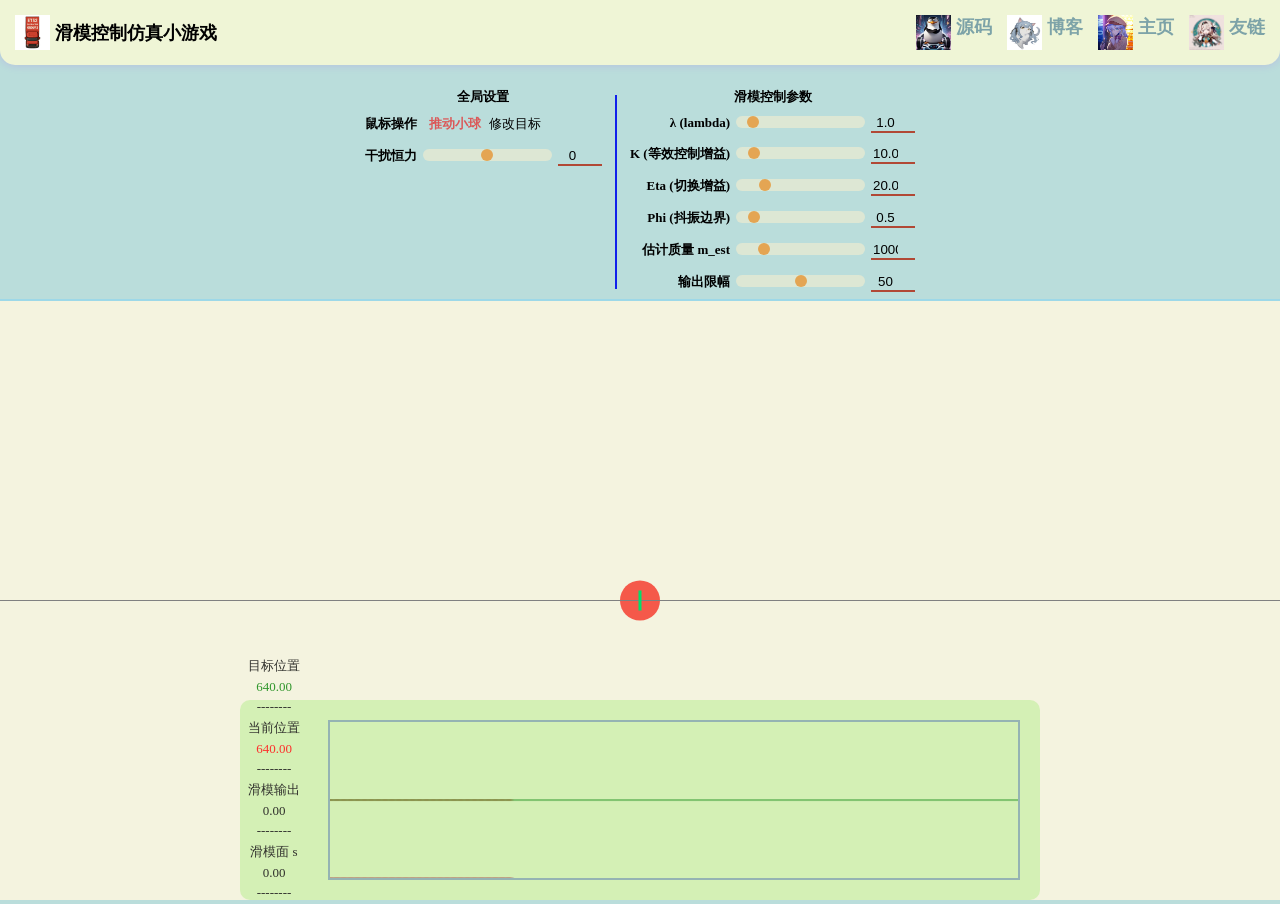
<file: slidingmode.html>
﻿<!DOCTYPE html>
<html>
<head>
    <meta charset="UTF-8">
    <meta name="viewport" content="initial-scale=1, maximum-scale=3, minimum-scale=1, user-scalable=no">
    <title>滑模控制小游戏</title>
    <link rel="shortcut icon" href="img/icon.png" type="image/x-icon">
    <link rel="stylesheet" href="styles.css">
    <script src="scripts/matter.min.js"></script>
    <!-- 引入 滑模控制 脚本 -->
    <script src="scripts/slidingmode.js?v=1"></script>
    <script src="scripts/teach-slidingmode.js?v=1"></script>
</head>
<body>
    <div id="top-div">
        <div id="header-div">
            <div class="hori-flex-div">
                <img id="icon-img" src="img/icon.png">
                <p id="title-text">滑模控制仿真小游戏</p>
            </div>
            <div class="hori-flex-div">
                <a href="https://github.com/weyumm/Simulation-der-PID-Regelung-  "><img src="img/code.jpg"/>源码</a>
                <a href="https://weyumm.github.io  "><img src="img/cat.jpg"/>博客</a>
                <a href="https://github.com/weyumm  "><img src="img/blog.jpg"/>主页</a>
                <a href="https://boatchanting.github.io/funthings.html  "><img src="img/link.jpg"/>友链</a>
            </div>
        </div>
        <div id="settings-div">
            <div>
                <table>
                    <th colspan="3" class="table-title">全局设置</th>
                    <tr>
                        <td><p class="param-label">鼠标操作</p></td>
                        <td>
                            <div class="hori-flex-div">
                                <input id="select-ctrl-ball" name="mouse-ctrl" type="radio" checked><label for="select-ctrl-ball">推动小球</label>
                                <input id="select-ctrl-target" name="mouse-ctrl" type="radio"><label for="select-ctrl-target">修改目标</label>
                            </div>
                        </td>
                    </tr>
                    <tr>
                        <td><p class="param-label">干扰恒力</p></td>
                        <td><input id="static-force-range" class="input-range" type="range" min="-10" max="10" step="0.5" value="0" oninput="onRangeInput(event)"></td>
                        <td><input id="static-force-number" class="input-range-value" type="number" value="0" onchange="updateStaticForce()"></td>
                    </tr>
                </table>
            </div>
            <div class="vert-line-div"></div>
            <div id="smc-param-div">
                <table>
                    <th colspan="3" class="table-title">滑模控制参数</th>
                    <tr>
                        <td><p class="param-label">λ (lambda)</p></td>
                        <td><input id="smc-lambda-range" class="input-range" type="range" min="0.1" max="10" step="0.1" value="1.0" oninput="onRangeInput(event)"></td>
                        <td><input id="smc-lambda-number" class="input-range-value" type="number" value="1.0" onchange="updateSMCParams()"></td>
                    </tr>
                    <tr>
                        <td><p class="param-label">K (等效控制增益)</p></td>
                        <td><input id="smc-k-range" class="input-range" type="range" min="0" max="100" step="0.1" value="10.0" oninput="onRangeInput(event)"></td>
                        <td><input id="smc-k-number" class="input-range-value" type="number" value="10.0" onchange="updateSMCParams()"></td>
                    </tr>
                    <tr>
                        <td><p class="param-label">Eta (切换增益)</p></td>
                        <td><input id="smc-eta-range" class="input-range" type="range" min="0" max="100" step="0.1" value="20.0" oninput="onRangeInput(event)"></td>
                        <td><input id="smc-eta-number" class="input-range-value" type="number" value="20.0" onchange="updateSMCParams()"></td>
                    </tr>
                     <tr>
                        <td><p class="param-label">Phi (抖振边界)</p></td>
                        <td><input id="smc-phi-range" class="input-range" type="range" min="0.01" max="5" step="0.01" value="0.5" oninput="onRangeInput(event)"></td>
                        <td><input id="smc-phi-number" class="input-range-value" type="number" value="0.5" onchange="updateSMCParams()"></td>
                    </tr>
                    <tr>
                        <td><p class="param-label">估计质量 m_est</p></td>
                        <td><input id="smc-m-est-range" class="input-range" type="range" min="100" max="5000" step="10" value="1000" oninput="onRangeInput(event)"></td>
                        <td><input id="smc-m-est-number" class="input-range-value" type="number" value="1000" onchange="updateSMCParams()"></td>
                    </tr>
                     <tr>
                        <td><p class="param-label">输出限幅</p></td>
                        <td><input id="smc-max-out-range" class="input-range" type="range" min="0" max="100" step="1" value="50" oninput="onRangeInput(event)"></td>
                        <td><input id="smc-max-out-number" class="input-range-value" type="number" value="50" onchange="updateSMCParams()"></td>
                    </tr>
                </table>
            </div>
        </div>
    </div>
    <div id="teach-div">
        <div class="vert-flex-div">
            <button id="teach-prev-btn" onclick="onTeachStep(false);">上一步</button>
            <button id="teach-next-btn" onclick="onTeachStep(true);">下一步</button>
            <p id="teach-step-ratio">0/0</p>
        </div>
        <div id="teach-info-div">
            <p id="teach-info"></p>
        </div>
    </div>
    <canvas id="render-canvas"></canvas>
    <div id="status-float-div" onclick="onStatusFloatClick(event)">
        <table style="align-self: center;">
            <tr><td><p class="status-label">目标位置</p></td></tr>
            <tr><td><p id="status-target-pos" class="status-label" style="color: green;">000.00</p></td></tr>
            <tr><td><p class="status-label">--------</p></td></tr>
            <tr><td><p class="status-label">当前位置</p></td></tr>
            <tr><td><p id="status-ball-pos" class="status-label" style="color: red;">000.00</p></td></tr>
            <tr><td><p class="status-label">--------</p></td></tr>
            <tr><td><p class="status-label">滑模输出</p></td></tr>
            <tr><td><p id="status-smc-out" class="status-label">000.00</p></td></tr>
             <tr><td><p class="status-label">--------</p></td></tr>
            <tr><td><p class="status-label">滑模面 s</p></td></tr>
            <tr><td><p id="status-s" class="status-label">0.00</p></td></tr>
             <tr><td><p class="status-label">--------</p></td></tr>
            <tr><td><p class="status-label">误差 e</p></td></tr>
            <tr><td><p id="status-e" class="status-label">0.00</p></td></tr>
        </table>
        <canvas id="scope-canvas"></canvas>
    </div>
    <!-- 物理运算逻辑 -->
    <script type="text/javascript">
        //全局变量定义
        const ballRadius=20;
        var scrWidth=window.innerWidth;
        var scrHeight=window.innerHeight-document.getElementById("top-div").clientHeight;
        var targetPos=scrWidth/2;
        var smcController = null; // SlidingModeController 实例
        var smcForce={x:0,y:0};
        var staticForce={x:0,y:0};
        const histQueueLength=200;
        var histSamples=new Array();

        //matter引擎相关工具
        var Engine=Matter.Engine;
        var Render=Matter.Render;
        var World=Matter.World;
        var Bodies=Matter.Bodies;
        var Body=Matter.Body;
        var MouseConstraint=Matter.MouseConstraint;
        var Mouse=Matter.Mouse;
        var Events=Matter.Events;

        //创建引擎，取消重力
        var engine=Engine.create({
            gravity:{x:0,y:0}
        });

        //在指定canvas上创建渲染器
        var render=Render.create({
            canvas:document.getElementById("render-canvas"),
            engine:engine,
            options:{
                showVelocity:false,
                width:scrWidth,
                height:scrHeight,
                background:"#F4F3DF",
                wireframes:false
            }
        });

        //创建鼠标约束
        var mouse=Mouse.create(render.canvas);
        var mouseConstraint=MouseConstraint.create(engine,{
            mouse:mouse,
            constraint:{
                stiffness:0.01,
                render:{visible: false}
            },
            collisionFilter:{group:-1}
        });
        World.add(engine.world,mouseConstraint);

        //创建小球刚体
        var ball=Bodies.circle(scrWidth/2,scrHeight/2,ballRadius,{
            friction:0,
            frictionAir:0,
            restitution:0,
            mass:1000,
            render:{fillStyle:"#F5594A"},
            collisionFilter:{group:-1}
        });
        World.add(engine.world,ball);

        Engine.run(engine);
        Render.run(render);

        var renderContext=render.context;
        function renderDrawLine(x1,y1,x2,y2,width,color,dash){
            if(dash)
                renderContext.setLineDash([5,5]);
            else
                renderContext.setLineDash([5,0]);
            renderContext.lineWidth=width;
            renderContext.strokeStyle=color;
            renderContext.beginPath();
            renderContext.moveTo(x1,y1);
            renderContext.lineTo(x2,y2);
            renderContext.closePath();
            renderContext.stroke();
        }
        Events.on(render,"afterRender",function(event){
            renderDrawLine(0,scrHeight/2,scrWidth,scrHeight/2,1,"gray",true);
            if (smcForce) {
                renderDrawLine(ball.position.x,scrHeight/2,ball.position.x+smcForce.x*3,scrHeight/2,5,"#388AF5",false); // 滑模控制施力线
            }
            renderDrawLine(targetPos,scrHeight/2-ballRadius/2,targetPos,scrHeight/2+ballRadius/2,3,"#00E06D",false); // 目标位置线
        });

        Events.on(engine,"beforeUpdate",function(event){
            if (staticForce) Body.applyForce(ball,{x:0,y:0},staticForce);
            if (smcForce) Body.applyForce(ball,{x:0,y:0},smcForce);
        });

        //鼠标操作逻辑
        var lastRenderMousePosX=0,isRenderMouseDown=false;
        Events.on(mouseConstraint,"mousedown",function(event){
            isRenderMouseDown=true;
            lastRenderMousePosX=event.mouse.position.x;
        });
        Events.on(mouseConstraint,"mousemove",function(event){
            if(isRenderMouseDown){
                var nowPosX=event.mouse.position.x;
                var speed=nowPosX-lastRenderMousePosX;
                if(document.getElementById("select-ctrl-ball").checked)
                    ball.position.x+=speed*0.1;
                else
                    targetPos+=speed;
                lastRenderMousePosX=nowPosX;
            }
        });
        Events.on(mouseConstraint,"mouseup",function(event){
            isRenderMouseDown=false;
        });

        // 更新干扰恒力
        function updateStaticForce() {
            const value = parseFloat(document.getElementById("static-force-number").value) || 0;
            staticForce.x = value;
        }

        // 更新滑模控制参数
        function updateSMCParams() {
             if (smcController) {
                smcController.lambda = parseFloat(document.getElementById("smc-lambda-number").value) || 1.0;
                smcController.K = parseFloat(document.getElementById("smc-k-number").value) || 10.0;
                smcController.Eta = parseFloat(document.getElementById("smc-eta-number").value) || 20.0;
                smcController.phi = parseFloat(document.getElementById("smc-phi-number").value) || 0.5;
                smcController.m_est = parseFloat(document.getElementById("smc-m-est-number").value) || 1000;
                smcController.maxOut = parseFloat(document.getElementById("smc-max-out-number").value) || 50;
             }
        }

        // 滑动条滑动事件
        function onRangeInput(event){
            var valueElement=document.getElementById(event.srcElement.id.replace("range","number"));
            if (valueElement) {
                 valueElement.value=event.srcElement.value;
                 if (typeof valueElement.onchange === 'function') {
                    valueElement.onchange();
                 }
            }
        }

        //状态浮动窗口点击动画响应
        var floatDivExpanded=true;
        function onStatusFloatClick(event){
            var floatDiv=document.getElementById("status-float-div");
            if(floatDiv) {
                if(floatDivExpanded){
                    floatDiv.style.animation="1s status-float-down-anim";
                    floatDiv.style.transform="translateY(80%)";
                    floatDivExpanded=false;
                }else{
                    floatDiv.style.animation="1s status-float-up-anim";
                    floatDiv.style.transform="translateY(0)";
                    floatDivExpanded=true;
                }
            }
        }

        // --- 延迟启动 滑模控制 定时器逻辑 ---
        Events.on(engine, 'afterUpdate', function() {
            if (ball && !window.smcTimerStarted) {
                // 初始化 滑模 控制器
                try {
                    // 获取初始参数
                    const lambda = parseFloat(document.getElementById("smc-lambda-number").value) || 1.0;
                    const K = parseFloat(document.getElementById("smc-k-number").value) || 10.0;
                    const Eta = parseFloat(document.getElementById("smc-eta-number").value) || 20.0;
                    const phi = parseFloat(document.getElementById("smc-phi-number").value) || 0.5;
                    const m_est = parseFloat(document.getElementById("smc-m-est-number").value) || 1000;
                    const maxOut = parseFloat(document.getElementById("smc-max-out-number").value) || 50;
                    const dt = 0.02; // 仿真步长假设为 20ms

                    smcController = new SlidingModeController(lambda, K, Eta, phi, m_est, maxOut, dt);
                    console.log("Sliding Mode Controller created.");

                    // 启动 滑模控制 计算定时器 (例如每 20ms 更新一次)
                    setInterval(function(event){
                        if (smcController && ball && ball.position && ball.velocity) {
                            try {
                                // 计算滑模控制输出
                                const output = smcController.calc(targetPos, ball.position.x, ball.velocity.x);
                                smcForce.x = output;

                                // 更新历史数据用于绘图
                                histSamples.push({
                                    target: targetPos,
                                    ball: ball.position.x,
                                    s: smcController.s, // 获取滑模面值
                                    e: smcController.e  // 获取误差
                                });
                                if (histSamples.length > histQueueLength) histSamples.shift();

                            } catch (e) {
                                console.error("Error in Sliding Mode control calculation or data handling:", e);
                            }
                        }
                    }, 20); // 20ms

                    // 启动状态窗口和示波器更新定时器
                    setInterval(function(){
                        var scope=document.getElementById("scope-canvas");
                        if (scope) {
                            var scopectx=scope.getContext("2d");
                            if (scopectx) {
                                scopectx.clearRect(0,0,scope.width,scope.height);
                                scopectx.lineWidth=1;

                                if (histSamples && histSamples.length > 0 && ball) {
                                    const yOffset = scope.height / 2;
                                    const yScale = scope.height / scrWidth;

                                    // 绘制小球位置 (红色)
                                    scopectx.strokeStyle="red";
                                    scopectx.beginPath();
                                    for(var i=0;i<histSamples.length-1;i++){
                                        if (histSamples[i] && histSamples[i+1]) {
                                            scopectx.moveTo(scope.width*i/histQueueLength, yOffset - (histSamples[i].ball - scrWidth/2) * yScale);
                                            scopectx.lineTo(scope.width*(i+1)/histQueueLength, yOffset - (histSamples[i+1].ball - scrWidth/2) * yScale);
                                        }
                                    }
                                    scopectx.stroke();

                                    // 绘制目标位置 (绿色)
                                    scopectx.strokeStyle="green";
                                    scopectx.beginPath();
                                    scopectx.moveTo(0, yOffset - (targetPos - scrWidth/2) * yScale);
                                    scopectx.lineTo(scope.width, yOffset - (targetPos - scrWidth/2) * yScale);
                                    scopectx.stroke();

                                    // 绘制滑模面 s (蓝色)
                                    const maxS = 100;
                                    scopectx.strokeStyle="blue";
                                    scopectx.beginPath();
                                    scopectx.setLineDash([2, 2]); // 点线
                                    for(var i=0;i<histSamples.length-1;i++){
                                        if (histSamples[i] && histSamples[i+1]) {
                                            const normS1 = Math.max(0, Math.min(1, Math.abs(histSamples[i].s) / maxS));
                                            const normS2 = Math.max(0, Math.min(1, Math.abs(histSamples[i+1].s) / maxS));
                                            scopectx.moveTo(scope.width*i/histQueueLength, scope.height - normS1 * scope.height);
                                            scopectx.lineTo(scope.width*(i+1)/histQueueLength, scope.height - normS2 * scope.height);
                                        }
                                    }
                                    scopectx.stroke();
                                    scopectx.setLineDash([]); // Reset to solid

                                    // 绘制误差 e (橙色)
                                    const maxE = 100;
                                    scopectx.strokeStyle="orange";
                                    scopectx.beginPath();
                                    for(var i=0;i<histSamples.length-1;i++){
                                        if (histSamples[i] && histSamples[i+1]) {
                                            const normE1 = Math.max(0, Math.min(1, Math.abs(histSamples[i].e) / maxE));
                                            const normE2 = Math.max(0, Math.min(1, Math.abs(histSamples[i+1].e) / maxE));
                                            scopectx.moveTo(scope.width*i/histQueueLength, scope.height - normE1 * scope.height);
                                            scopectx.lineTo(scope.width*(i+1)/histQueueLength, scope.height - normE2 * scope.height);
                                        }
                                    }
                                    scopectx.stroke();
                                }
                            }
                        }

                        //更新状态值
                        var targetPosElement = document.getElementById("status-target-pos");
                        var ballPosElement = document.getElementById("status-ball-pos");
                        var smcOutElement = document.getElementById("status-smc-out");
                        var sElement = document.getElementById("status-s");
                        var eElement = document.getElementById("status-e");
                        if (targetPosElement && ballPosElement && smcOutElement && sElement && eElement && ball && smcController) {
                            targetPosElement.innerText=targetPos.toFixed(2);
                            ballPosElement.innerText=ball.position.x.toFixed(2);
                            smcOutElement.innerText=(smcForce.x || 0).toFixed(2);
                            sElement.innerText = smcController.s.toFixed(2);
                            eElement.innerText = smcController.e.toFixed(2);
                        }
                    }, 30); //30ms更新一次

                    window.smcTimerStarted = true;
                    console.log("Sliding Mode control timers started.");
                } catch (e) {
                    console.error("Failed to create initial Sliding Mode controller:", e);
                }
            }
        });
        // --- 延迟启动结束 ---
    </script>
</body>
</html>
</file>
<file: styles.css>
/* 状态窗口移动动画 */
@keyframes status-float-down-anim{  
    0% {transform: translateY(0);}
    100% {transform: translateY(80%);}
}
@keyframes status-float-up-anim{  
    0% {transform: translateY(80%);}
    100% {transform: translateY(0);}
}
/* 教程窗口移动动画 */
@keyframes teach-float-right-anim{  
    0% {transform: translateX(-100vw);}
    100% {transform: translateX(0);}
}
@keyframes teach-float-left-anim{  
    0% {transform: translateX(0);}
    100% {transform: translateX(-100vw);}
}
/* 教程文字淡入动画 */
@keyframes teach-info-enter-anim{  
    0% {opacity: 0;}
    100% {opacity: 0.8;}
}

/* 取消所有段落外边界 */
p{margin: 0px;}
/* 禁用所有表格中的换行 */
td{white-space: normal;}
/* 设置全屏背景 */
body{
    background-color: #badddb;
    margin: 0;
    overflow-x: hidden;
    overflow-y: hidden;
}
/* 数字编辑框样式 */
input[type="number"]{
    background-color: transparent;
    border-left: 0px;
    border-right: 0px;
    border-top: 0px;
    border-bottom: 2px solid #b14835;
    text-align: center;
    max-width: 40px;
}
/* 拖动条滑动条样式 */
input[type="range"]{
    -webkit-appearance: none;
    appearance: none;
    height: 12px;
    border-radius: 6px;
    background-color: rgb(221, 231, 212);
}
/* 拖动条滑块样式 */
input[type="range"]::-webkit-slider-thumb{
    -webkit-appearance: none;
    appearance: none;
    height: 12px;
    width: 12px;
    border-radius: 6px;
    background-color: #e4a553;
}
/* 单选按钮样式（隐藏按钮） */
input[type="radio"]{
    height: 0;
    width: 0;
}
/* 单选按钮后的标签样式 */
input[type="radio"]+label{
    font-family: Georgia, serif;
    font-size: small;
}
/* 选中后的单选按钮后的标签样式 */
input[type="radio"]:checked+label{
    font-weight: bold;
    color: #db5858;
}
/* 按钮样式 */
button{
    background-color: #f5d3f7;
    border: 2px solid #44cc25;
    border-radius: 5px;
    font-family: Georgia, serif;
    font-weight: bold;
    color: #2f13d1;
    margin: 2px;
    white-space: nowrap;
}
/* 按钮被点击时的样式 */
button:active{
    background-color: #ab6d9c;
    color: rgb(193, 236, 224);
}
/* 横向分布div */
.hori-flex-div{
    display: flex;
    flex-direction: row;
}
/* 纵向分布div */
.vert-flex-div{
    display: flex;
    flex-direction: column;
}
/* 竖向分界线div */
.vert-line-div{
    width: 0px;
    border-left: solid 2px #1120eb;
    margin: 10px 10px;
}
/* 表头样式 */
.table-title{
    font-family: Georgia, serif;
    font-weight: bold;
    font-size: small;
    white-space: nowrap;
    margin: 5px 0px;
}
/* 配置参数标签样式 */
.param-label{
    font-family: Georgia, serif;
    font-weight: bold;
    font-size: small;
    text-align: right;
    white-space: nowrap;
    margin: 5px 0px;
}
/* 状态窗口中标签样式 */
.status-label{
    font-family: Georgia, serif;
    font-size: small;
    text-align: center;
    white-space: nowrap;
    margin: 0px 5px;
}
/* 状态浮动窗口样式 */
#status-float-div{
    position: fixed;
    display: flex;
    flex-direction: row;
    bottom: 0px;
    left: 0px;
    max-height: 200px;
    width: 100%;
    max-width: 800px;
    background-color: rgb(204, 239, 170);
    opacity: 0.8;
    border-radius: 10px;
}
/* 示波器canvas样式 */
#scope-canvas{
    width: 100%;
    border: 2px solid #7DA3A8;
    margin: 20px;
    flex-grow: 1;
}
/* matter.js渲染canvas样式 */
#render-canvas{
    width: 100%;
    height: 100%;
}
/* 顶部区域样式 */
#top-div{
    display: flex;
    flex-direction: column;
    position: relative;
}
/* 头部区域样式 */
#header-div{
    display: flex;
    flex-direction: row;
    align-items: center;
    justify-content: space-between;
    background-color: rgb(239, 245, 214);
    padding: 10px 10px;
    margin-bottom: 20px;
    box-shadow: 0px 0px 10px 0px rgba(174, 2, 254, 0.15);
    border-bottom-left-radius: 15px;
    border-bottom-right-radius: 15px;
}
/* 头部子div样式 */
#header-div > div{
    display: flex;
    flex-direction: row;
    align-items: center;
}
/* 图标样式 */
#icon-img{
    width: 35px;
    height: 35px;
    margin: 5px;
}
/* 标题文字样式 */
#title-text{
    font-family: Georgia, serif;
    font-weight: bold;
    font-size: large;
    margin: 0px;
    padding: 0px;
}
/* 头部链接样式 */
#header-div a{
    font-size: large;
    font-weight: bold;
    margin: 0px 5px;
    padding: 0px;
    text-decoration: none;
    color: #7DA3A8;
    justify-content: center;
    display: flex;
}
/* 头部链接图标样式 */
#header-div a img{
    width: 35px;
    height: 35px;
    margin: 0px 5px;
}
/* 配置区域样式 */
#settings-div{
    display: flex;
    flex-direction: row;
    overflow-y: auto;
    border-bottom: solid 2px rgb(157, 216, 232);
}
/* 教程区域样式 */
#teach-div{
    position: absolute;
    display: flex;
    flex-direction: row;
    background-color: rgb(255, 232, 169);
    opacity: 0.8;
    top: 100%;
    left: 0px;
    width: 95%;
    max-width: 800px;
    padding: 10px;
    border-top-right-radius: 15px;
    border-bottom-right-radius: 15px;
    align-items: center;
    transform: translateX(-100vw);
}
/* 教程页码文字样式 */
#teach-step-ratio{
    font-size: x-small;
    color: #7DA3A8;
    font-weight: bold;
    text-align: center;
}
/* 教程文字区域样式 */
#teach-info-div{
    overflow-y: auto;
}
/* 教程文字样式 */
#teach-info{
    font-size: medium;
    margin: 5px;
}

/* 电脑端样式, 各元素居中显示 */
@media (min-width: 800px){
    #settings-div{
        justify-content: center;
    }
    #status-float-div{
        margin: auto;
        left: 0px;
        right: 0px;
    }
    #teach-div{
        margin: 0 auto;
        left: 0px;
        right: 0px;
        border-top-left-radius: 15px;
        border-bottom-left-radius: 15px;
    }
}
</file>
